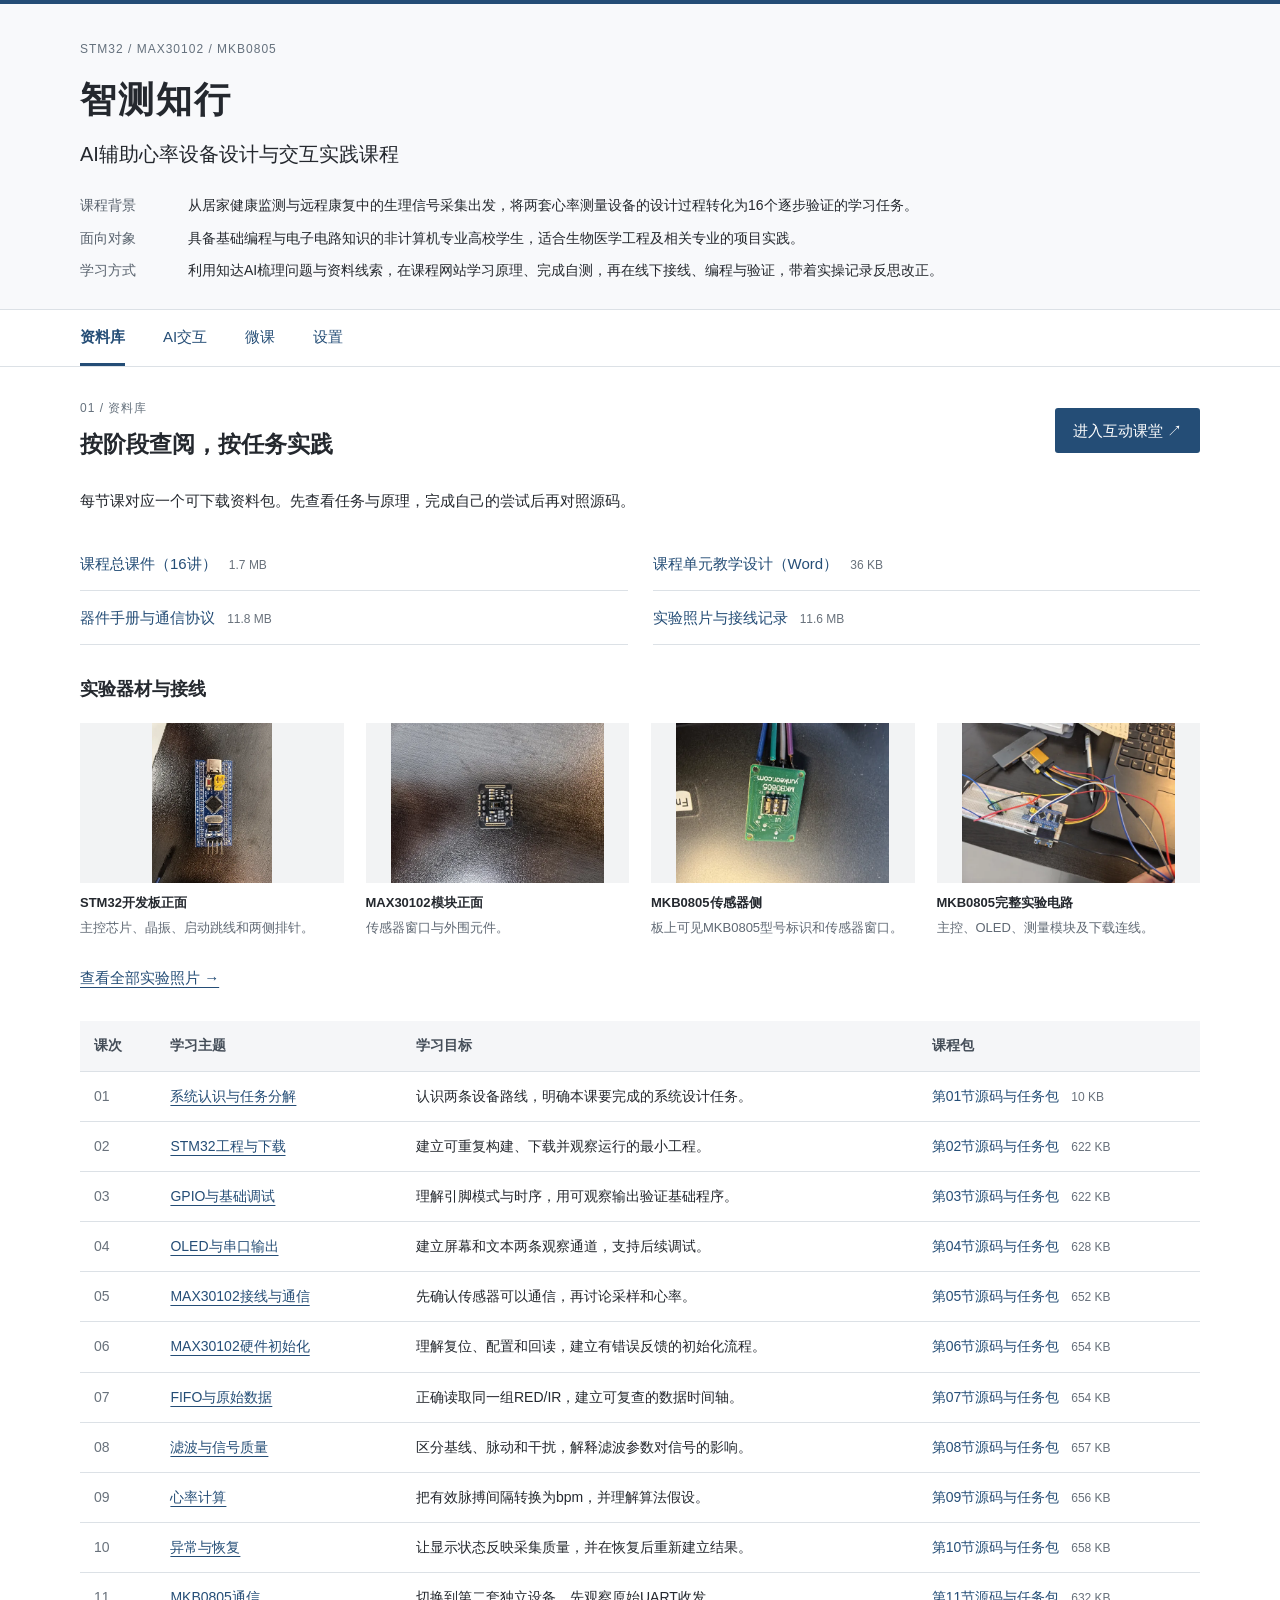
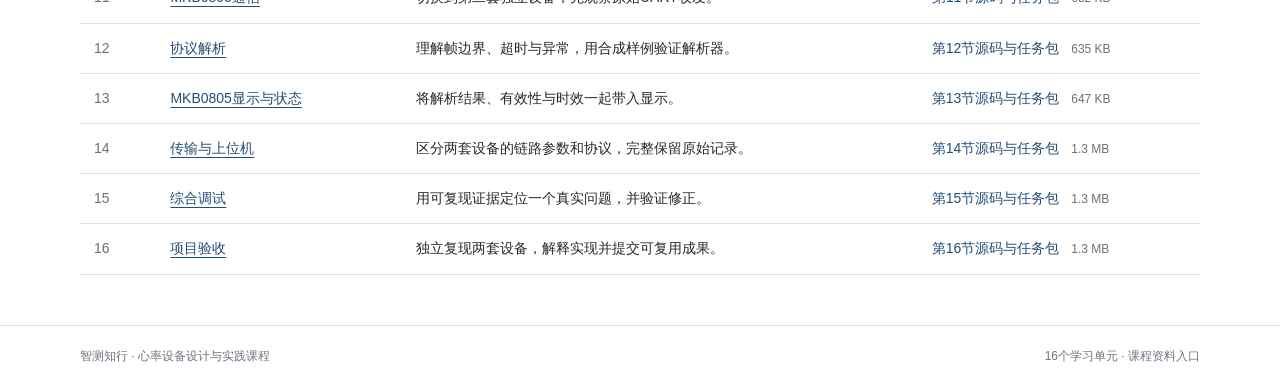
<file: index.html>
<!doctype html>
<html lang="zh-CN"><head><meta charset="utf-8"><meta name="viewport" content="width=device-width,initial-scale=1"><meta name="description" content="以MAX30102与MKB0805两套心率设备为主线，连接原理学习、AI辅助与实操的16单元课程。"><title>智测知行 · 心率设备设计与实践课程</title><link rel="stylesheet" href="./style.css"><script src="./config.js" defer></script><script src="./app.js" defer></script></head><body>
<a class="skip" href="#main">跳到正文</a><header><div class="container"><p class="eyebrow">STM32 / MAX30102 / MKB0805</p><h1>智测知行</h1><p class="subtitle">AI辅助心率设备设计与交互实践课程</p><dl class="intro"><dt>课程背景</dt><dd>从居家健康监测与远程康复中的生理信号采集出发，将两套心率测量设备的设计过程转化为16个逐步验证的学习任务。</dd><dt>面向对象</dt><dd>具备基础编程与电子电路知识的非计算机专业高校学生，适合生物医学工程及相关专业的项目实践。</dd><dt>学习方式</dt><dd>利用知达AI梳理问题与资料线索，在课程网站学习原理、完成自测，再在线下接线、编程与验证，带着实操记录反思改正。</dd></dl></div></header>
<nav aria-label="课程导航"><div class="container nav-inner"><a href="#library" data-nav="library">资料库</a><a href="#ai" data-nav="ai">AI交互</a><a href="#microcourse" data-nav="microcourse">微课</a><a href="#settings" data-nav="settings">设置</a></div></nav>
<main id="main" class="container" tabindex="-1"><section class="page" id="library"><div class="section-heading"><div><p class="eyebrow">01 / 资料库</p><h2>按阶段查阅，按任务实践</h2></div><p class="cloud-slot"></p></div><p>每节课对应一个可下载资料包。先查看任务与原理，完成自己的尝试后再对照源码。</p><div class="resource-grid"><a class="download" href="materials/%E5%BF%83%E7%8E%87%E8%AE%BE%E5%A4%87%E8%AE%BE%E8%AE%A1%E4%B8%8E%E5%AE%9E%E8%B7%B5_%E8%AF%BE%E7%A8%8B%E6%80%BB%E8%AF%BE%E4%BB%B6.pptx" download>课程总课件（16讲） <small>1.7 MB</small></a><a class="download" href="materials/%E5%BF%83%E7%8E%87%E8%AE%BE%E5%A4%87%E8%AE%BE%E8%AE%A1%E4%B8%8E%E5%AE%9E%E8%B7%B5_%E5%8D%95%E5%85%83%E6%95%99%E5%AD%A6%E8%AE%BE%E8%AE%A1.docx" download>课程单元教学设计（Word） <small>36 KB</small></a><a class="download" href="materials/%E5%99%A8%E4%BB%B6%E6%89%8B%E5%86%8C%E4%B8%8E%E9%80%9A%E4%BF%A1%E5%8D%8F%E8%AE%AE.zip" download>器件手册与通信协议 <small>11.8 MB</small></a><a class="download" href="materials/%E5%AE%9E%E9%AA%8C%E7%85%A7%E7%89%87%E4%B8%8E%E6%8E%A5%E7%BA%BF%E8%AE%B0%E5%BD%95.zip" download>实验照片与接线记录 <small>11.6 MB</small></a></div><section class="photo-overview"><h3>实验器材与接线</h3><div class="photo-grid"><figure class="experiment-photo"><a href="photos/photo-10.webp" target="_blank" rel="noopener" aria-label="查看大图：STM32开发板正面"><img src="photos/photo-10-thumb.webp" width="1200" height="1600" alt="STM32开发板正面" loading="lazy" decoding="async"></a><figcaption><strong>STM32开发板正面</strong><span>主控芯片、晶振、启动跳线和两侧排针。</span></figcaption></figure><figure class="experiment-photo"><a href="photos/photo-01.webp" target="_blank" rel="noopener" aria-label="查看大图：MAX30102模块正面"><img src="photos/photo-01-thumb.webp" width="1600" height="1200" alt="MAX30102模块正面" loading="lazy" decoding="async"></a><figcaption><strong>MAX30102模块正面</strong><span>传感器窗口与外围元件。</span></figcaption></figure><figure class="experiment-photo"><a href="photos/photo-34.webp" target="_blank" rel="noopener" aria-label="查看大图：MKB0805传感器侧"><img src="photos/photo-34-thumb.webp" width="1600" height="1200" alt="MKB0805传感器侧" loading="lazy" decoding="async"></a><figcaption><strong>MKB0805传感器侧</strong><span>板上可见MKB0805型号标识和传感器窗口。</span></figcaption></figure><figure class="experiment-photo"><a href="photos/photo-36.webp" target="_blank" rel="noopener" aria-label="查看大图：MKB0805完整实验电路"><img src="photos/photo-36-thumb.webp" width="1600" height="1200" alt="MKB0805完整实验电路" loading="lazy" decoding="async"></a><figcaption><strong>MKB0805完整实验电路</strong><span>主控、OLED、测量模块及下载连线。</span></figcaption></figure></div><p><a href="#photo-gallery">查看全部实验照片 →</a></p></section><div class="table-wrap"><table class="lesson-table"><thead><tr><th>课次</th><th>学习主题</th><th>学习目标</th><th>课程包</th></tr></thead><tbody><tr><td>01</td><td><a href="#unit-1">系统认识与任务分解</a></td><td>认识两条设备路线，明确本课要完成的系统设计任务。</td><td><a class="download" href="materials/01_%E7%B3%BB%E7%BB%9F%E8%AE%A4%E8%AF%86%E4%B8%8E%E4%BB%BB%E5%8A%A1%E5%88%86%E8%A7%A3.zip" download>第01节源码与任务包 <small>10 KB</small></a></td></tr>
<tr><td>02</td><td><a href="#unit-2">STM32工程与下载</a></td><td>建立可重复构建、下载并观察运行的最小工程。</td><td><a class="download" href="materials/02_STM32%E5%B7%A5%E7%A8%8B%E4%B8%8E%E4%B8%8B%E8%BD%BD.zip" download>第02节源码与任务包 <small>622 KB</small></a></td></tr>
<tr><td>03</td><td><a href="#unit-3">GPIO与基础调试</a></td><td>理解引脚模式与时序，用可观察输出验证基础程序。</td><td><a class="download" href="materials/03_GPIO%E4%B8%8E%E5%9F%BA%E7%A1%80%E8%B0%83%E8%AF%95.zip" download>第03节源码与任务包 <small>622 KB</small></a></td></tr>
<tr><td>04</td><td><a href="#unit-4">OLED与串口输出</a></td><td>建立屏幕和文本两条观察通道，支持后续调试。</td><td><a class="download" href="materials/04_OLED%E4%B8%8E%E4%B8%B2%E5%8F%A3%E8%BE%93%E5%87%BA.zip" download>第04节源码与任务包 <small>628 KB</small></a></td></tr>
<tr><td>05</td><td><a href="#unit-5">MAX30102接线与通信</a></td><td>先确认传感器可以通信，再讨论采样和心率。</td><td><a class="download" href="materials/05_MAX30102%E6%8E%A5%E7%BA%BF%E4%B8%8E%E9%80%9A%E4%BF%A1.zip" download>第05节源码与任务包 <small>652 KB</small></a></td></tr>
<tr><td>06</td><td><a href="#unit-6">MAX30102硬件初始化</a></td><td>理解复位、配置和回读，建立有错误反馈的初始化流程。</td><td><a class="download" href="materials/06_MAX30102%E7%A1%AC%E4%BB%B6%E5%88%9D%E5%A7%8B%E5%8C%96.zip" download>第06节源码与任务包 <small>654 KB</small></a></td></tr>
<tr><td>07</td><td><a href="#unit-7">FIFO与原始数据</a></td><td>正确读取同一组RED/IR，建立可复查的数据时间轴。</td><td><a class="download" href="materials/07_FIFO%E4%B8%8E%E5%8E%9F%E5%A7%8B%E6%95%B0%E6%8D%AE.zip" download>第07节源码与任务包 <small>654 KB</small></a></td></tr>
<tr><td>08</td><td><a href="#unit-8">滤波与信号质量</a></td><td>区分基线、脉动和干扰，解释滤波参数对信号的影响。</td><td><a class="download" href="materials/08_%E6%BB%A4%E6%B3%A2%E4%B8%8E%E4%BF%A1%E5%8F%B7%E8%B4%A8%E9%87%8F.zip" download>第08节源码与任务包 <small>657 KB</small></a></td></tr>
<tr><td>09</td><td><a href="#unit-9">心率计算</a></td><td>把有效脉搏间隔转换为bpm，并理解算法假设。</td><td><a class="download" href="materials/09_%E5%BF%83%E7%8E%87%E8%AE%A1%E7%AE%97.zip" download>第09节源码与任务包 <small>656 KB</small></a></td></tr>
<tr><td>10</td><td><a href="#unit-10">异常与恢复</a></td><td>让显示状态反映采集质量，并在恢复后重新建立结果。</td><td><a class="download" href="materials/10_%E5%BC%82%E5%B8%B8%E4%B8%8E%E6%81%A2%E5%A4%8D.zip" download>第10节源码与任务包 <small>658 KB</small></a></td></tr>
<tr><td>11</td><td><a href="#unit-11">MKB0805通信</a></td><td>切换到第二套独立设备，先观察原始UART收发。</td><td><a class="download" href="materials/11_MKB0805%E9%80%9A%E4%BF%A1.zip" download>第11节源码与任务包 <small>632 KB</small></a></td></tr>
<tr><td>12</td><td><a href="#unit-12">协议解析</a></td><td>理解帧边界、超时与异常，用合成样例验证解析器。</td><td><a class="download" href="materials/12_%E5%8D%8F%E8%AE%AE%E8%A7%A3%E6%9E%90.zip" download>第12节源码与任务包 <small>635 KB</small></a></td></tr>
<tr><td>13</td><td><a href="#unit-13">MKB0805显示与状态</a></td><td>将解析结果、有效性与时效一起带入显示。</td><td><a class="download" href="materials/13_MKB0805%E6%98%BE%E7%A4%BA%E4%B8%8E%E7%8A%B6%E6%80%81.zip" download>第13节源码与任务包 <small>647 KB</small></a></td></tr>
<tr><td>14</td><td><a href="#unit-14">传输与上位机</a></td><td>区分两套设备的链路参数和协议，完整保留原始记录。</td><td><a class="download" href="materials/14_%E4%BC%A0%E8%BE%93%E4%B8%8E%E4%B8%8A%E4%BD%8D%E6%9C%BA.zip" download>第14节源码与任务包 <small>1.3 MB</small></a></td></tr>
<tr><td>15</td><td><a href="#unit-15">综合调试</a></td><td>用可复现证据定位一个真实问题，并验证修正。</td><td><a class="download" href="materials/15_%E7%BB%BC%E5%90%88%E8%B0%83%E8%AF%95.zip" download>第15节源码与任务包 <small>1.3 MB</small></a></td></tr>
<tr><td>16</td><td><a href="#unit-16">项目验收</a></td><td>独立复现两套设备，解释实现并提交可复用成果。</td><td><a class="download" href="materials/16_%E9%A1%B9%E7%9B%AE%E9%AA%8C%E6%94%B6.zip" download>第16节源码与任务包 <small>1.3 MB</small></a></td></tr></tbody></table></div></section>
<section class="page" id="ai" hidden><p class="eyebrow">02 / AI交互</p><h2>带着具体问题来讨论</h2><div class="two-columns"><section class="panel"><h3>知达AI助教</h3><p>用于概念理解、资料查找线索和任务拆分。提问时说明课次、器件型号、已完成步骤和希望获得的提示。</p><a class="button" href="https://zida.school/?appId=75" target="_blank" rel="noopener noreferrer">打开知达AI助教 ↗</a><p class="muted">在知达平台使用，可能需要登录；对话不会自动回传到课程站。</p></section><section class="panel"><h3>纠错伙伴</h3><p>结合课程知识库，先定位问题、说明依据，再引导学生修改与复测。云端模型由课程服务器统一调用。</p><p class="cloud-slot"></p><p class="muted">模型配置与可用状态在互动课堂中显示，学生无需填写API密钥。</p></section></div><h3>一个提问示例</h3><blockquote>我在第5节，使用本课规定的STM32板和MAX30102模块。已经核对供电与共地，读取器件ID仍失败。请先帮我确定应该检查哪些现象，不要直接给完整工程。</blockquote></section>
<section class="page" id="microcourse" hidden><p class="eyebrow">03 / 微课</p><h2>理论学习、动手验证、反思改正</h2><p>每个单元包括学习任务、原理要点、理解自测、活动安排与验收要求。学习不按固定时长推进，以完成阶段任务为准。</p><ol class="unit-list"><li><a href="#unit-1"><span>第01节</span><strong>系统认识与任务分解</strong><small>认识两条设备路线，明确本课要完成的系统设计任务。</small></a></li><li><a href="#unit-2"><span>第02节</span><strong>STM32工程与下载</strong><small>建立可重复构建、下载并观察运行的最小工程。</small></a></li><li><a href="#unit-3"><span>第03节</span><strong>GPIO与基础调试</strong><small>理解引脚模式与时序，用可观察输出验证基础程序。</small></a></li><li><a href="#unit-4"><span>第04节</span><strong>OLED与串口输出</strong><small>建立屏幕和文本两条观察通道，支持后续调试。</small></a></li><li><a href="#unit-5"><span>第05节</span><strong>MAX30102接线与通信</strong><small>先确认传感器可以通信，再讨论采样和心率。</small></a></li><li><a href="#unit-6"><span>第06节</span><strong>MAX30102硬件初始化</strong><small>理解复位、配置和回读，建立有错误反馈的初始化流程。</small></a></li><li><a href="#unit-7"><span>第07节</span><strong>FIFO与原始数据</strong><small>正确读取同一组RED/IR，建立可复查的数据时间轴。</small></a></li><li><a href="#unit-8"><span>第08节</span><strong>滤波与信号质量</strong><small>区分基线、脉动和干扰，解释滤波参数对信号的影响。</small></a></li><li><a href="#unit-9"><span>第09节</span><strong>心率计算</strong><small>把有效脉搏间隔转换为bpm，并理解算法假设。</small></a></li><li><a href="#unit-10"><span>第10节</span><strong>异常与恢复</strong><small>让显示状态反映采集质量，并在恢复后重新建立结果。</small></a></li><li><a href="#unit-11"><span>第11节</span><strong>MKB0805通信</strong><small>切换到第二套独立设备，先观察原始UART收发。</small></a></li><li><a href="#unit-12"><span>第12节</span><strong>协议解析</strong><small>理解帧边界、超时与异常，用合成样例验证解析器。</small></a></li><li><a href="#unit-13"><span>第13节</span><strong>MKB0805显示与状态</strong><small>将解析结果、有效性与时效一起带入显示。</small></a></li><li><a href="#unit-14"><span>第14节</span><strong>传输与上位机</strong><small>区分两套设备的链路参数和协议，完整保留原始记录。</small></a></li><li><a href="#unit-15"><span>第15节</span><strong>综合调试</strong><small>用可复现证据定位一个真实问题，并验证修正。</small></a></li><li><a href="#unit-16"><span>第16节</span><strong>项目验收</strong><small>独立复现两套设备，解释实现并提交可复用成果。</small></a></li></ol></section>
<section class="page" id="settings" hidden><p class="eyebrow">04 / 设置</p><h2>使用说明</h2><dl class="unit-info"><dt>当前入口</dt><dd>GitHub Pages课程资料页。资料下载、单元阅读和理解自测可直接使用。</dd><dt>账号与作品</dt><dd>进入互动课堂后使用课程账号，提交作品并查看教师反馈。此资料页不收集登录密码、不上传作品，也不保存成绩。</dd><dt>电脑离线版</dt><dd>保留原有桌面“课程网站（离线版）”入口；该电脑中的学习记录与线上站分别保存。</dd><dt>资料与反馈</dt><dd>如遇无法下载、接线条件不明或课件勘误，请记录课次、文件名和现象，联系授课教师核对。</dd></dl><p class="cloud-slot"></p><p class="muted">页面中的原理摘要与资料索引供学习使用，器件配置以对应型号和版本的原厂资料为准。</p></section>
<section class="page" id="photo-gallery" hidden><a class="back" href="#library">← 返回资料库</a><h2>实验器材与接线实拍</h2><p>按器材和实验阶段查阅，点击照片可查看大图。接线时同时核对课程引脚表和模块版本。</p><details class="photo-group" open><summary>器材认识</summary><div class="photo-grid"><figure class="experiment-photo"><a href="photos/photo-01.webp" target="_blank" rel="noopener" aria-label="查看大图：MAX30102模块正面"><img src="photos/photo-01-thumb.webp" width="1600" height="1200" alt="MAX30102模块正面" loading="lazy" decoding="async"></a><figcaption><strong>MAX30102模块正面</strong><span>传感器窗口与外围元件。</span></figcaption></figure><figure class="experiment-photo"><a href="photos/photo-02.webp" target="_blank" rel="noopener" aria-label="查看大图：MAX30102模块背面"><img src="photos/photo-02-thumb.webp" width="1600" height="1200" alt="MAX30102模块背面" loading="lazy" decoding="async"></a><figcaption><strong>MAX30102模块背面</strong><span>背面可见供电、数据和时钟等引脚标识。</span></figcaption></figure><figure class="experiment-photo"><a href="photos/photo-03.webp" target="_blank" rel="noopener" aria-label="查看大图：蓝牙串口模块正面"><img src="photos/photo-03-thumb.webp" width="1600" height="1200" alt="蓝牙串口模块正面" loading="lazy" decoding="async"></a><figcaption><strong>蓝牙串口模块正面</strong><span>蓝色底板上的无线模块与接口排针。</span></figcaption></figure><figure class="experiment-photo"><a href="photos/photo-04.webp" target="_blank" rel="noopener" aria-label="查看大图：蓝牙串口模块接口"><img src="photos/photo-04-thumb.webp" width="1600" height="1200" alt="蓝牙串口模块接口" loading="lazy" decoding="async"></a><figcaption><strong>蓝牙串口模块接口</strong><span>底板标有STATE、RXD、TXD、GND、VCC、EN。</span></figcaption></figure><figure class="experiment-photo"><a href="photos/photo-05.webp" target="_blank" rel="noopener" aria-label="查看大图：OLED显示模块正面"><img src="photos/photo-05-thumb.webp" width="1600" height="1200" alt="OLED显示模块正面" loading="lazy" decoding="async"></a><figcaption><strong>OLED显示模块正面</strong><span>屏幕上方为四针连接接口。</span></figcaption></figure><figure class="experiment-photo"><a href="photos/photo-06.webp" target="_blank" rel="noopener" aria-label="查看大图：OLED显示模块背面"><img src="photos/photo-06-thumb.webp" width="1600" height="1200" alt="OLED显示模块背面" loading="lazy" decoding="async"></a><figcaption><strong>OLED显示模块背面</strong><span>显示模块背面的电路与焊接引脚。</span></figcaption></figure><figure class="experiment-photo"><a href="photos/photo-07.webp" target="_blank" rel="noopener" aria-label="查看大图：USB串口模块接口"><img src="photos/photo-07-thumb.webp" width="1600" height="1200" alt="USB串口模块接口" loading="lazy" decoding="async"></a><figcaption><strong>USB串口模块接口</strong><span>接口旁标有供电、TXD、RXD和GND。</span></figcaption></figure><figure class="experiment-photo"><a href="photos/photo-08.webp" target="_blank" rel="noopener" aria-label="查看大图：USB串口模块背面"><img src="photos/photo-08-thumb.webp" width="1600" height="1200" alt="USB串口模块背面" loading="lazy" decoding="async"></a><figcaption><strong>USB串口模块背面</strong><span>USB插头、转换电路与连接排针。</span></figcaption></figure><figure class="experiment-photo"><a href="photos/photo-10.webp" target="_blank" rel="noopener" aria-label="查看大图：STM32开发板正面"><img src="photos/photo-10-thumb.webp" width="1200" height="1600" alt="STM32开发板正面" loading="lazy" decoding="async"></a><figcaption><strong>STM32开发板正面</strong><span>主控芯片、晶振、启动跳线和两侧排针。</span></figcaption></figure><figure class="experiment-photo"><a href="photos/photo-11.webp" target="_blank" rel="noopener" aria-label="查看大图：STM32开发板背面"><img src="photos/photo-11-thumb.webp" width="1600" height="1200" alt="STM32开发板背面" loading="lazy" decoding="async"></a><figcaption><strong>STM32开发板背面</strong><span>查看背面引脚编号时，需要与实物方向保持一致。</span></figcaption></figure></div></details><details class="photo-group" open><summary>STM32与基础接线</summary><div class="photo-grid"><figure class="experiment-photo"><a href="photos/photo-09.webp" target="_blank" rel="noopener" aria-label="查看大图：ST-LINK下载器连接"><img src="photos/photo-09-thumb.webp" width="1600" height="1200" alt="ST-LINK下载器连接" loading="lazy" decoding="async"></a><figcaption><strong>ST-LINK下载器连接</strong><span>下载器及其与实验电路连接的导线。</span></figcaption></figure><figure class="experiment-photo"><a href="photos/photo-12.webp" target="_blank" rel="noopener" aria-label="查看大图：面包板实验布局"><img src="photos/photo-12-thumb.webp" width="1200" height="1600" alt="面包板实验布局" loading="lazy" decoding="async"></a><figcaption><strong>面包板实验布局</strong><span>STM32与导线在面包板上的整体位置。</span></figcaption></figure><figure class="experiment-photo"><a href="photos/photo-13.webp" target="_blank" rel="noopener" aria-label="查看大图：STM32在面包板上的位置"><img src="photos/photo-13-thumb.webp" width="1200" height="1600" alt="STM32在面包板上的位置" loading="lazy" decoding="async"></a><figcaption><strong>STM32在面包板上的位置</strong><span>主控板两侧排针及附近接线。</span></figcaption></figure><figure class="experiment-photo"><a href="photos/photo-14.webp" target="_blank" rel="noopener" aria-label="查看大图：STM32与OLED布局"><img src="photos/photo-14-thumb.webp" width="1200" height="1600" alt="STM32与OLED布局" loading="lazy" decoding="async"></a><figcaption><strong>STM32与OLED布局</strong><span>显示屏放置在主控板侧边，便于观察。</span></figcaption></figure><figure class="experiment-photo"><a href="photos/photo-18.webp" target="_blank" rel="noopener" aria-label="查看大图：USB串口模块连接"><img src="photos/photo-18-thumb.webp" width="1200" height="1600" alt="USB串口模块连接" loading="lazy" decoding="async"></a><figcaption><strong>USB串口模块连接</strong><span>串口转换模块通过排针引出连接线。</span></figcaption></figure><figure class="experiment-photo"><a href="photos/photo-19.webp" target="_blank" rel="noopener" aria-label="查看大图：USB串口与主控板"><img src="photos/photo-19-thumb.webp" width="1200" height="1600" alt="USB串口与主控板" loading="lazy" decoding="async"></a><figcaption><strong>USB串口与主控板</strong><span>转换模块、STM32和OLED同处实验电路中。</span></figcaption></figure><figure class="experiment-photo"><a href="photos/photo-20.webp" target="_blank" rel="noopener" aria-label="查看大图：ST-LINK下载器接口"><img src="photos/photo-20-thumb.webp" width="1200" height="1600" alt="ST-LINK下载器接口" loading="lazy" decoding="async"></a><figcaption><strong>ST-LINK下载器接口</strong><span>下载器外壳标识与接线端。</span></figcaption></figure><figure class="experiment-photo"><a href="photos/photo-21.webp" target="_blank" rel="noopener" aria-label="查看大图：下载器与实验板连接"><img src="photos/photo-21-thumb.webp" width="1200" height="1600" alt="下载器与实验板连接" loading="lazy" decoding="async"></a><figcaption><strong>下载器与实验板连接</strong><span>下载器一端接入主控板的调试接口。</span></figcaption></figure><figure class="experiment-photo"><a href="photos/photo-22.webp" target="_blank" rel="noopener" aria-label="查看大图：下载调试接线近景"><img src="photos/photo-22-thumb.webp" width="1200" height="1600" alt="下载调试接线近景" loading="lazy" decoding="async"></a><figcaption><strong>下载调试接线近景</strong><span>查看主控板与下载器之间的连线。</span></figcaption></figure></div></details><details class="photo-group" open><summary>MAX30102接线与显示</summary><div class="photo-grid"><figure class="experiment-photo"><a href="photos/photo-15.webp" target="_blank" rel="noopener" aria-label="查看大图：MAX30102模块连接"><img src="photos/photo-15-thumb.webp" width="1600" height="1200" alt="MAX30102模块连接" loading="lazy" decoding="async"></a><figcaption><strong>MAX30102模块连接</strong><span>模块排针与杜邦线连接处。</span></figcaption></figure><figure class="experiment-photo"><a href="photos/photo-16.webp" target="_blank" rel="noopener" aria-label="查看大图：MAX30102实验电路"><img src="photos/photo-16-thumb.webp" width="1600" height="1200" alt="MAX30102实验电路" loading="lazy" decoding="async"></a><figcaption><strong>MAX30102实验电路</strong><span>主控板、OLED和面包板的接线布局。</span></figcaption></figure><figure class="experiment-photo"><a href="photos/photo-17.webp" target="_blank" rel="noopener" aria-label="查看大图：MAX30102模块与实验板"><img src="photos/photo-17-thumb.webp" width="1600" height="1200" alt="MAX30102模块与实验板" loading="lazy" decoding="async"></a><figcaption><strong>MAX30102模块与实验板</strong><span>传感器通过导线连接至面包板电路。</span></figcaption></figure><figure class="experiment-photo"><a href="photos/photo-25.webp" target="_blank" rel="noopener" aria-label="查看大图：MAX30102等待放置手指"><img src="photos/photo-25-thumb.webp" width="490" height="373" alt="MAX30102等待放置手指" loading="lazy" decoding="async"></a><figcaption><strong>MAX30102等待放置手指</strong><span>屏幕显示READ OK和PLACE FINGER，心率暂未输出。</span></figcaption></figure><figure class="experiment-photo"><a href="photos/photo-26.webp" target="_blank" rel="noopener" aria-label="查看大图：信号状态提示"><img src="photos/photo-26-thumb.webp" width="431" height="388" alt="信号状态提示" loading="lazy" decoding="async"></a><figcaption><strong>信号状态提示</strong><span>屏幕显示WAIT MOTION与STABILIZING，用于讨论状态判断。</span></figcaption></figure><figure class="experiment-photo"><a href="photos/photo-27.webp" target="_blank" rel="noopener" aria-label="查看大图：MAX30102检测界面"><img src="photos/photo-27-thumb.webp" width="460" height="400" alt="MAX30102检测界面" loading="lazy" decoding="async"></a><figcaption><strong>MAX30102检测界面</strong><span>屏幕显示原始通道数据和DETECTING，心率字段仍为空。</span></figcaption></figure><figure class="experiment-photo"><a href="photos/photo-28.webp" target="_blank" rel="noopener" aria-label="查看大图：MAX30102心率显示"><img src="photos/photo-28-thumb.webp" width="445" height="426" alt="MAX30102心率显示" loading="lazy" decoding="async"></a><figcaption><strong>MAX30102心率显示</strong><span>屏幕显示HR:069 BPM，可结合原始数据讨论结果更新。</span></figcaption></figure><figure class="experiment-photo"><a href="photos/photo-29.webp" target="_blank" rel="noopener" aria-label="查看大图：信号稳定过程提示"><img src="photos/photo-29-thumb.webp" width="565" height="460" alt="信号稳定过程提示" loading="lazy" decoding="async"></a><figcaption><strong>信号稳定过程提示</strong><span>屏幕显示WAIT FINGER与STABILIZING。</span></figcaption></figure></div></details><details class="photo-group" open><summary>传输模块与连接</summary><div class="photo-grid"><figure class="experiment-photo"><a href="photos/photo-23.webp" target="_blank" rel="noopener" aria-label="查看大图：蓝牙模块背面引脚"><img src="photos/photo-23-thumb.webp" width="1600" height="1200" alt="蓝牙模块背面引脚" loading="lazy" decoding="async"></a><figcaption><strong>蓝牙模块背面引脚</strong><span>供电、串口收发和控制引脚的标识。</span></figcaption></figure><figure class="experiment-photo"><a href="photos/photo-24.webp" target="_blank" rel="noopener" aria-label="查看大图：蓝牙模块接入实验电路"><img src="photos/photo-24-thumb.webp" width="1600" height="1200" alt="蓝牙模块接入实验电路" loading="lazy" decoding="async"></a><figcaption><strong>蓝牙模块接入实验电路</strong><span>无线模块与主控、显示电路的连接布局。</span></figcaption></figure><figure class="experiment-photo"><a href="photos/photo-30.webp" target="_blank" rel="noopener" aria-label="查看大图：另一块蓝牙串口模块正面"><img src="photos/photo-30-thumb.webp" width="1600" height="1200" alt="另一块蓝牙串口模块正面" loading="lazy" decoding="async"></a><figcaption><strong>另一块蓝牙串口模块正面</strong><span>绿色底板上的无线模块与接口排针。</span></figcaption></figure><figure class="experiment-photo"><a href="photos/photo-31.webp" target="_blank" rel="noopener" aria-label="查看大图：绿色蓝牙模块背面"><img src="photos/photo-31-thumb.webp" width="1600" height="1200" alt="绿色蓝牙模块背面" loading="lazy" decoding="async"></a><figcaption><strong>绿色蓝牙模块背面</strong><span>背面标有STATE、RXD、TXD、GND、VCC、KEY。</span></figcaption></figure></div></details><details class="photo-group" open><summary>MKB0805接线与显示</summary><div class="photo-grid"><figure class="experiment-photo"><a href="photos/photo-32.webp" target="_blank" rel="noopener" aria-label="查看大图：MKB0805实验布局"><img src="photos/photo-32-thumb.webp" width="1600" height="1200" alt="MKB0805实验布局" loading="lazy" decoding="async"></a><figcaption><strong>MKB0805实验布局</strong><span>主控、显示屏与外设连线的整体位置。</span></figcaption></figure><figure class="experiment-photo"><a href="photos/photo-33.webp" target="_blank" rel="noopener" aria-label="查看大图：MKB0805接口侧"><img src="photos/photo-33-thumb.webp" width="1600" height="1200" alt="MKB0805接口侧" loading="lazy" decoding="async"></a><figcaption><strong>MKB0805接口侧</strong><span>接口附近可辨认电源与串口收发标识。</span></figcaption></figure><figure class="experiment-photo"><a href="photos/photo-34.webp" target="_blank" rel="noopener" aria-label="查看大图：MKB0805传感器侧"><img src="photos/photo-34-thumb.webp" width="1600" height="1200" alt="MKB0805传感器侧" loading="lazy" decoding="async"></a><figcaption><strong>MKB0805传感器侧</strong><span>板上可见MKB0805型号标识和传感器窗口。</span></figcaption></figure><figure class="experiment-photo"><a href="photos/photo-35.webp" target="_blank" rel="noopener" aria-label="查看大图：MKB0805连接线近景"><img src="photos/photo-35-thumb.webp" width="1600" height="1200" alt="MKB0805连接线近景" loading="lazy" decoding="async"></a><figcaption><strong>MKB0805连接线近景</strong><span>模块与主控之间的杜邦线及连接端。</span></figcaption></figure><figure class="experiment-photo"><a href="photos/photo-36.webp" target="_blank" rel="noopener" aria-label="查看大图：MKB0805完整实验电路"><img src="photos/photo-36-thumb.webp" width="1600" height="1200" alt="MKB0805完整实验电路" loading="lazy" decoding="async"></a><figcaption><strong>MKB0805完整实验电路</strong><span>主控、OLED、测量模块及下载连线。</span></figcaption></figure><figure class="experiment-photo"><a href="photos/photo-37.webp" target="_blank" rel="noopener" aria-label="查看大图：MKB0805启动界面"><img src="photos/photo-37-thumb.webp" width="1600" height="1200" alt="MKB0805启动界面" loading="lazy" decoding="async"></a><figcaption><strong>MKB0805启动界面</strong><span>屏幕显示MKB0805 START。</span></figcaption></figure><figure class="experiment-photo"><a href="photos/photo-38.webp" target="_blank" rel="noopener" aria-label="查看大图：数值越界提示"><img src="photos/photo-38-thumb.webp" width="1600" height="1200" alt="数值越界提示" loading="lazy" decoding="async"></a><figcaption><strong>数值越界提示</strong><span>屏幕显示RAW:255/255与BP RANGE ERROR，心率和血压字段为空。</span></figcaption></figure><figure class="experiment-photo"><a href="photos/photo-39.webp" target="_blank" rel="noopener" aria-label="查看大图：数据未就绪提示"><img src="photos/photo-39-thumb.webp" width="1600" height="1200" alt="数据未就绪提示" loading="lazy" decoding="async"></a><figcaption><strong>数据未就绪提示</strong><span>屏幕显示RAW:000/000与BP NOT READY。</span></figcaption></figure><figure class="experiment-photo"><a href="photos/photo-40.webp" target="_blank" rel="noopener" aria-label="查看大图：MKB0805数据输出界面"><img src="photos/photo-40-thumb.webp" width="1600" height="724" alt="MKB0805数据输出界面" loading="lazy" decoding="async"></a><figcaption><strong>MKB0805数据输出界面</strong><span>模块真实采集后显示HR:071 BPM；同屏还显示模块输出的血压字段。</span></figcaption></figure><figure class="experiment-photo"><a href="photos/photo-41.webp" target="_blank" rel="noopener" aria-label="查看大图：MKB0805心率与状态显示"><img src="photos/photo-41-thumb.webp" width="1600" height="724" alt="MKB0805心率与状态显示" loading="lazy" decoding="async"></a><figcaption><strong>MKB0805心率与状态显示</strong><span>模块真实采集后显示HR:071 BPM，屏幕同时标有BP ESTIMATE。</span></figcaption></figure></div></details></section>
<article id="unit-1" class="page" hidden><a class="back" href="#microcourse">← 全部课程单元</a><p class="eyebrow">第01节 · 理论学习—实际操作—反思改正</p><h2>系统认识与任务分解</h2><p>认识两条设备路线，明确本课要完成的系统设计任务。</p><dl class="unit-info"><dt>先备条件</dt><dd>无，完成器材与基础自评。</dd><dt>对应课件</dt><dd>第 5—13 页</dd><dt>本节任务</dt><dd>填写系统框图模板，标出采集、处理、显示、传输；区分模块内部算法与学生程序。</dd></dl><h2 class="section-title">一、原理学习</h2><section class="theory"><h3>两套设备的分工</h3><p>MAX30102：采集红光和红外数据。STM32侧进行信号处理与心率计算，观察从样本到结果的过程。</p><p>MKB0805：模块内部完成测量处理。STM32侧负责请求、解析、显示与传输，重点理解接口与状态。</p><p>共同部分：使用STM32组织程序，用OLED显示，用串口记录。两套设备各用一块主控板。</p></section><section class="theory"><h3>主控芯片与任务分工</h3><p>芯片负责组织流程</p><p>主控执行程序，连接传感器、显示和串口。<br><br>芯片的运算能力不会自动生成正确的测量算法。<br><br>先明确输入、输出及可观察状态，再拆分软件模块。</p><p class="source">参考：参考课件《STM32入门教程.pptx》，第7页</p></section><section class="theory"><h3>资源怎样对应课程任务</h3><div class="table-wrap"><table><tr><th>片内资源</th><th>本课程用途</th></tr><tr><td>Flash</td><td>保存固件及只读常量</td></tr><tr><td>SRAM</td><td>保存样本、接收缓存和运行状态</td></tr><tr><td>GPIO</td><td>控制LED、软件总线和外设引脚</td></tr><tr><td>USART</td><td>接收模块数据并保存调试日志</td></tr><tr><td>SysTick</td><td>提供毫秒时间基准</td></tr></table></div><p class="source">参考：参考课件《STM32入门教程.pptx》，第7—10页；课程工程</p></section><section class="theory"><h3>把需求写成可观察的行为</h3><p>需求包含触发条件和预期变化</p><p>例：移开手指后，当前心率失效，屏幕显示---。<br><br>例：收到完整模块回复后，保存原始帧，再更新对应字段。<br><br>每项需求都要能找到触发动作、程序状态和验证记录。</p><p class="source">参考：课程源码与教学算例</p></section><section class="theory"><h3>数据流与责任边界</h3><div class="table-wrap"><table><tr><th>环节</th><th>MAX30102路线</th><th>MKB0805路线</th></tr><tr><td>输入</td><td>配对的RED/IR样本</td><td>模块返回的协议字节</td></tr><tr><td>学生程序</td><td>采集、滤波、心率检测</td><td>请求、解析、有效性管理</td></tr><tr><td>输出</td><td>心率与测量状态</td><td>心率与模块状态</td></tr><tr><td>本版范围</td><td>完成两套独立设备</td><td>数据拟合作为后续拓展</td></tr></table></div></section><section class="theory"><h3>阶段成果与学习证据</h3><p>每一阶段都留下可以复查的结果</p><p>功能目标：本阶段增加什么，完成后能看到什么。<br><br>验证证据：源码、日志、接线和运行结果相互对应。<br><br>解释能力：说清数据从哪里来，结果在什么条件下有效。</p></section><h2 class="section-title">二、理解自测</h2><p class="muted">先作答，再核对解释。此页不保存成绩。</p><form class="quiz"><fieldset><legend>1. 哪部分主要由学生实现？</legend><label class="choice"><input type="radio" name="q-0" value="A" required> A MAX路线的采集与处理</label><label class="choice"><input type="radio" name="q-0" value="B" required> B MKB内部算法</label><label class="choice"><input type="radio" name="q-0" value="C" required> C 芯片制造</label><p class="answer" hidden data-correct="A">MAX路线在STM32侧组织采集与信号处理；MKB模块内部的算法不是本课由学生重写的部分。</p></fieldset><fieldset><legend>2. 两设备怎样配置主控？</legend><label class="choice"><input type="radio" name="q-1" value="A" required> A 共用任意一组引脚</label><label class="choice"><input type="radio" name="q-1" value="B" required> B 各用独立STM32</label><label class="choice"><input type="radio" name="q-1" value="C" required> C 不需要主控</label><p class="answer" hidden data-correct="B">本课程的两条设备路线各使用独立的STM32，分别核对接线与程序。</p></fieldset><fieldset><legend>3. 屏幕出现数值说明什么？</legend><label class="choice"><input type="radio" name="q-2" value="A" required> A 已证明准确</label><label class="choice"><input type="radio" name="q-2" value="B" required> B 已完成临床验证</label><label class="choice"><input type="radio" name="q-2" value="C" required> C 还需核对来源和状态</label><p class="answer" hidden data-correct="C">出现数字只能说明有输出，还需检查来源、有效性、时效和验证条件。</p></fieldset><button class="button" type="submit">核对答案</button><p class="quiz-result" role="status"></p></form><h2 class="section-title">三、进入实际操作阶段</h2><p>教师展示两套设备及各自数据流，学生辨认模块和接口，绘制两套系统框图，再与同伴交换检查。</p><section class="lesson-photos"><h3>本课实物与接线</h3><div class="photo-grid"><figure class="experiment-photo"><a href="photos/photo-01.webp" target="_blank" rel="noopener" aria-label="查看大图：MAX30102模块正面"><img src="photos/photo-01-thumb.webp" width="1600" height="1200" alt="MAX30102模块正面" loading="lazy" decoding="async"></a><figcaption><strong>MAX30102模块正面</strong><span>传感器窗口与外围元件。</span></figcaption></figure><figure class="experiment-photo"><a href="photos/photo-10.webp" target="_blank" rel="noopener" aria-label="查看大图：STM32开发板正面"><img src="photos/photo-10-thumb.webp" width="1200" height="1600" alt="STM32开发板正面" loading="lazy" decoding="async"></a><figcaption><strong>STM32开发板正面</strong><span>主控芯片、晶振、启动跳线和两侧排针。</span></figcaption></figure><figure class="experiment-photo"><a href="photos/photo-16.webp" target="_blank" rel="noopener" aria-label="查看大图：MAX30102实验电路"><img src="photos/photo-16-thumb.webp" width="1600" height="1200" alt="MAX30102实验电路" loading="lazy" decoding="async"></a><figcaption><strong>MAX30102实验电路</strong><span>主控板、OLED和面包板的接线布局。</span></figcaption></figure><figure class="experiment-photo"><a href="photos/photo-34.webp" target="_blank" rel="noopener" aria-label="查看大图：MKB0805传感器侧"><img src="photos/photo-34-thumb.webp" width="1600" height="1200" alt="MKB0805传感器侧" loading="lazy" decoding="async"></a><figcaption><strong>MKB0805传感器侧</strong><span>板上可见MKB0805型号标识和传感器窗口。</span></figcaption></figure><figure class="experiment-photo"><a href="photos/photo-36.webp" target="_blank" rel="noopener" aria-label="查看大图：MKB0805完整实验电路"><img src="photos/photo-36-thumb.webp" width="1600" height="1200" alt="MKB0805完整实验电路" loading="lazy" decoding="async"></a><figcaption><strong>MKB0805完整实验电路</strong><span>主控、OLED、测量模块及下载连线。</span></figcaption></figure></div></section><dl class="unit-info"><dt>应保存成果</dt><dd>两套系统框图、器材及先备知识表。</dd><dt>验收要求</dt><dd>两条链路均有输入输出；能说明两设备拟合不在本版范围。</dd><dt>正常情况</dt><dd>两套框图均包含输入、处理、显示、传输和数据方向</dd><dt>边界检查</dt><dd>指出MAX算法在STM32侧、MKB算法在模块侧；不把拟合写成已完成</dd></dl><a class="download" href="materials/01_%E7%B3%BB%E7%BB%9F%E8%AE%A4%E8%AF%86%E4%B8%8E%E4%BB%BB%E5%8A%A1%E5%88%86%E8%A7%A3.zip" download>第01节源码与任务包 <small>10 KB</small></a><h2 class="section-title">四、反思改正</h2><p>记录遇到的问题、AI建议、核对来源、本人修改和复测结果，再对照本节资料包检查。需要提交作品或获得教师反馈时，进入互动课堂。</p><p class="cloud-slot"></p><div class="unit-navigation"><span></span><a href="#unit-2">下一节 →</a></div></article>
<article id="unit-2" class="page" hidden><a class="back" href="#microcourse">← 全部课程单元</a><p class="eyebrow">第02节 · 理论学习—实际操作—反思改正</p><h2>STM32工程与下载</h2><p>建立可重复构建、下载并观察运行的最小工程。</p><dl class="unit-info"><dt>先备条件</dt><dd>已完成第1阶段对应任务；第14阶段起同时使用两条路线。</dd><dt>对应课件</dt><dd>第 14—22 页</dd><dt>本节任务</dt><dd>打开最小工程，核对STM32F103C8、8MHz外部晶振、72MHz目标时钟；设置断点观察course_uptime。</dd></dl><h2 class="section-title">一、原理学习</h2><section class="theory"><h3>工程的三个基础部分</h3><p>启动与系统：启动文件建立向量表并进入运行入口。系统代码配置时钟，应用程序才能按预期执行。</p><p>应用程序：main组织初始化和主循环。本课用course_uptime观察程序运行，不急着接传感器。</p><p>外设库：标准外设库提供GPIO、串口等接口。头文件声明与参与编译的实现文件必须配套。</p></section><section class="theory"><h3>CPU、存储器与外设总线</h3><p>沿数据通路读框图</p><p>CPU执行Flash中的程序，运行变量存放在SRAM。<br><br>RCC管理时钟；外设经总线连接到主控。<br><br>这是系列结构示意，图中DMA2、DAC等资源不能直接套用于C8型号。</p><p class="source">参考：参考课件《STM32入门教程.pptx》，第10页；具体资源按STM32F103C8核对</p></section><section class="theory"><h3>从复位到主循环</h3><div class="table-wrap"><table><tr><th>阶段</th><th>发生什么</th></tr><tr><td>复位入口</td><td>从向量表取得初始入口与栈信息</td></tr><tr><td>系统初始化</td><td>配置芯片运行所需的基础环境</td></tr><tr><td>C运行环境</td><td>初始化全局数据，准备调用main</td></tr><tr><td>main初始化</td><td>按依赖顺序启动本课外设</td></tr><tr><td>while循环</td><td>持续服务采集、状态与显示</td></tr></table></div><p class="source">参考：参考课件《STM32入门教程.pptx》，第17页；课程启动文件</p></section><section class="theory"><h3>Flash和RAM的区别</h3><p>代码大小与运行缓存分别检查</p><p>Flash主要承载程序及只读数据，RAM承载运行变量和栈。<br><br>教学算例：500个32位样本占500×4=2000字节，不含数组之外的开销。<br><br>同样长度的RED和IR两组数组占4000字节。编译通过后仍需看链接占用。</p><p class="source">参考：课程源码与教学算例</p></section><section class="theory"><h3>构建与运行的四种证据</h3><div class="table-wrap"><table><tr><th>步骤</th><th>说明</th><th>本课证据</th></tr><tr><td>编译</td><td>源文件生成目标文件</td><td>编译日志与错误位置</td></tr><tr><td>链接</td><td>组合模块并分配存储</td><td>链接成功与输出文件</td></tr><tr><td>下载</td><td>把固件写入目标芯片</td><td>下载及校验结果</td></tr><tr><td>运行</td><td>芯片实际执行程序</td><td>变量随时间变化</td></tr></table></div></section><section class="theory"><h3>时钟与目标配置</h3><p>参数要与实际芯片和工程一致</p><p>课程基线：STM32F103C8，8MHz外部晶振，系统目标72MHz。<br><br>工具基线：ARM Compiler 5，C99与MicroLIB；打开Course.uvprojx。<br><br>先核对型号与环境，再定位错误；不要用随意更换启动文件来掩盖配置问题。</p></section><h2 class="section-title">二、理解自测</h2><p class="muted">先作答，再核对解释。此页不保存成绩。</p><form class="quiz"><fieldset><legend>1. 找不到函数实现通常在哪一步发现？</legend><label class="choice"><input type="radio" name="q-0" value="A" required> A 拍照</label><label class="choice"><input type="radio" name="q-0" value="B" required> B 链接</label><label class="choice"><input type="radio" name="q-0" value="C" required> C 接线</label><p class="answer" hidden data-correct="B">源文件可编译，但调用的函数缺少实现时，通常会在链接阶段报告未定义符号。</p></fieldset><fieldset><legend>2. 编译成功是否证明下载成功？</legend><label class="choice"><input type="radio" name="q-1" value="A" required> A 是</label><label class="choice"><input type="radio" name="q-1" value="B" required> B 否</label><label class="choice"><input type="radio" name="q-1" value="C" required> C 仅看代码颜色</label><p class="answer" hidden data-correct="B">编译、链接、下载和实际运行是不同环节，需要分别保留证据。</p></fieldset><fieldset><legend>3. 观察什么可以支持程序正在运行？</legend><label class="choice"><input type="radio" name="q-2" value="A" required> A 文件存在</label><label class="choice"><input type="radio" name="q-2" value="B" required> B 编辑器打开</label><label class="choice"><input type="radio" name="q-2" value="C" required> C 运行变量持续变化</label><p class="answer" hidden data-correct="C">观察运行变量随程序执行变化，可以支持程序正在运行的判断；还应对应正确固件。</p></fieldset><button class="button" type="submit">核对答案</button><p class="quiz-result" role="status"></p></form><h2 class="section-title">三、进入实际操作阶段</h2><p>教师先演示输入、预期现象和记录方法，指出工程入口与本次增量；学生确认起始功能，再完成本节任务。</p><section class="lesson-photos"><h3>本课实物与接线</h3><div class="photo-grid"><figure class="experiment-photo"><a href="photos/photo-09.webp" target="_blank" rel="noopener" aria-label="查看大图：ST-LINK下载器连接"><img src="photos/photo-09-thumb.webp" width="1600" height="1200" alt="ST-LINK下载器连接" loading="lazy" decoding="async"></a><figcaption><strong>ST-LINK下载器连接</strong><span>下载器及其与实验电路连接的导线。</span></figcaption></figure><figure class="experiment-photo"><a href="photos/photo-10.webp" target="_blank" rel="noopener" aria-label="查看大图：STM32开发板正面"><img src="photos/photo-10-thumb.webp" width="1200" height="1600" alt="STM32开发板正面" loading="lazy" decoding="async"></a><figcaption><strong>STM32开发板正面</strong><span>主控芯片、晶振、启动跳线和两侧排针。</span></figcaption></figure><figure class="experiment-photo"><a href="photos/photo-20.webp" target="_blank" rel="noopener" aria-label="查看大图：ST-LINK下载器接口"><img src="photos/photo-20-thumb.webp" width="1200" height="1600" alt="ST-LINK下载器接口" loading="lazy" decoding="async"></a><figcaption><strong>ST-LINK下载器接口</strong><span>下载器外壳标识与接线端。</span></figcaption></figure><figure class="experiment-photo"><a href="photos/photo-22.webp" target="_blank" rel="noopener" aria-label="查看大图：下载调试接线近景"><img src="photos/photo-22-thumb.webp" width="1200" height="1600" alt="下载调试接线近景" loading="lazy" decoding="async"></a><figcaption><strong>下载调试接线近景</strong><span>查看主控板与下载器之间的连线。</span></figcaption></figure></div></section><dl class="unit-info"><dt>应保存成果</dt><dd>完整工程、构建日志、下载和调试记录。</dd><dt>验收要求</dt><dd>能区分编译、链接、下载、运行；course_uptime随运行增加。</dd><dt>正常情况</dt><dd>最小工程完成编译、链接、下载并观察运行变量</dd><dt>边界检查</dt><dd>保存一次构建问题的原因与修复记录；无实物时下载和运行项目待核验</dd></dl><a class="download" href="materials/02_STM32%E5%B7%A5%E7%A8%8B%E4%B8%8E%E4%B8%8B%E8%BD%BD.zip" download>第02节源码与任务包 <small>622 KB</small></a><h2 class="section-title">四、反思改正</h2><p>记录遇到的问题、AI建议、核对来源、本人修改和复测结果，再对照本节资料包检查。需要提交作品或获得教师反馈时，进入互动课堂。</p><p class="cloud-slot"></p><div class="unit-navigation"><a href="#unit-1">← 上一节</a><a href="#unit-3">下一节 →</a></div></article>
<article id="unit-3" class="page" hidden><a class="back" href="#microcourse">← 全部课程单元</a><p class="eyebrow">第03节 · 理论学习—实际操作—反思改正</p><h2>GPIO与基础调试</h2><p>理解引脚模式与时序，用可观察输出验证基础程序。</p><dl class="unit-info"><dt>先备条件</dt><dd>已完成第2阶段对应任务；第14阶段起同时使用两条路线。</dd><dt>对应课件</dt><dd>第 23—31 页</dd><dt>本节任务</dt><dd>在起始工程增加PC13输出；按500ms切换，保留主循环计时。</dd></dl><h2 class="section-title">一、原理学习</h2><section class="theory"><h3>引脚输出的条件</h3><p>外设时钟：先使能对应GPIO端口时钟，再进行引脚配置。代码里出现GPIO_Init并不代表所有前置条件已经具备。</p><p>输出模式：本课PC13采用开漏输出。拉低时导通，释放时由外部电路确定电位。理解模式比记住函数名更重要。</p><p>外部电路：3.3V经1kΩ电阻连接LED正极，LED负极接PC13。该接法低电平点亮；板载LED另核对。</p></section><section class="theory"><h3>GPIO输入与输出通路</h3><p>写出的值与读到的电平</p><p>写输出寄存器控制输出驱动器。<br><br>输入寄存器反映引脚采样结果。<br><br>配置、外部连接和引脚电压共同决定实际行为。</p><p class="source">参考：参考课件《STM32入门教程.pptx》，第20页，原图带ST图号13</p></section><section class="theory"><h3>推挽与开漏输出</h3><p>输出高电平的方式不同</p><p>推挽由上下管主动驱动。<br><br>开漏拉低时导通，释放后依赖外部上拉或负载。<br><br>本课LED低电平点亮，I²C高电平由正确电压的上拉建立。</p><p class="source">参考：参考课件《STM32入门教程.pptx》，第24页，原图带ST图号16</p></section><section class="theory"><h3>位操作与引脚掩码</h3><div class="table-wrap"><table><tr><th>表达式</th><th>含义或教学算例</th></tr><tr><td>1U &lt;&lt; 13</td><td>选择第13位，得到0x2000</td></tr><tr><td>value &amp; mask</td><td>检查被掩码选中的位</td></tr><tr><td>value | mask</td><td>把指定位置1</td></tr><tr><td>value &amp; ~mask</td><td>把指定位清零</td></tr><tr><td>GPIO库函数</td><td>先确认端口与引脚参数，再看函数行为</td></tr></table></div><p class="source">参考：参考课件《STM32入门教程.pptx》，第18—25页；C语言位运算</p></section><section class="theory"><h3>周期与时间基准</h3><p>500毫秒翻转一次，完整周期约1秒</p><p>Tick_Now提供毫秒计数，主循环通过时间差决定是否翻转。<br><br>翻转间隔与完整亮灭周期不同：一次周期包含亮、灭两个阶段。<br><br>使用无符号时间差处理计数回绕，避免直接比较未来绝对时刻。</p></section><section class="theory"><h3>引脚分配与后续课程</h3><p>基础实验也要遵守系统的引脚安排</p><p>PA2将用于USART2，PB10/PB11将用于MAX总线或另一设备的蓝牙。<br><br>本课使用PC13，避免把旧LED初始化带到后续通信工程。<br><br>验证时同时记录电路极性与软件输出，不能只凭LED不亮认定程序没有运行。</p></section><h2 class="section-title">二、理解自测</h2><p class="muted">先作答，再核对解释。此页不保存成绩。</p><form class="quiz"><fieldset><legend>1. 本课LED什么时候亮？</legend><label class="choice"><input type="radio" name="q-0" value="A" required> A PC13拉低</label><label class="choice"><input type="radio" name="q-0" value="B" required> B PC13释放</label><label class="choice"><input type="radio" name="q-0" value="C" required> C 与极性无关</label><p class="answer" hidden data-correct="A">本课PC13的LED接线为低电平有效，输出低电平时导通。</p></fieldset><fieldset><legend>2. 每500ms翻转一次的周期是多少？</legend><label class="choice"><input type="radio" name="q-1" value="A" required> A 0.5s</label><label class="choice"><input type="radio" name="q-1" value="B" required> B 1s</label><label class="choice"><input type="radio" name="q-1" value="C" required> C 2s</label><p class="answer" hidden data-correct="B">一次高低翻转用500ms，完成亮灭两个状态的一轮需要约1s。</p></fieldset><fieldset><legend>3. 为什么检查旧LED初始化？</legend><label class="choice"><input type="radio" name="q-2" value="A" required> A 改变颜色</label><label class="choice"><input type="radio" name="q-2" value="B" required> B 减少文件数</label><label class="choice"><input type="radio" name="q-2" value="C" required> C 可能占用通信引脚</label><p class="answer" hidden data-correct="C">旧初始化若占用了后续通信引脚，可能破坏新功能，因此先核对引脚分配。</p></fieldset><button class="button" type="submit">核对答案</button><p class="quiz-result" role="status"></p></form><h2 class="section-title">三、进入实际操作阶段</h2><p>教师先演示输入、预期现象和记录方法，指出工程入口与本次增量；学生确认起始功能，再完成本节任务。</p><section class="lesson-photos"><h3>本课实物与接线</h3><div class="photo-grid"><figure class="experiment-photo"><a href="photos/photo-11.webp" target="_blank" rel="noopener" aria-label="查看大图：STM32开发板背面"><img src="photos/photo-11-thumb.webp" width="1600" height="1200" alt="STM32开发板背面" loading="lazy" decoding="async"></a><figcaption><strong>STM32开发板背面</strong><span>查看背面引脚编号时，需要与实物方向保持一致。</span></figcaption></figure><figure class="experiment-photo"><a href="photos/photo-13.webp" target="_blank" rel="noopener" aria-label="查看大图：STM32在面包板上的位置"><img src="photos/photo-13-thumb.webp" width="1200" height="1600" alt="STM32在面包板上的位置" loading="lazy" decoding="async"></a><figcaption><strong>STM32在面包板上的位置</strong><span>主控板两侧排针及附近接线。</span></figcaption></figure></div></section><dl class="unit-info"><dt>应保存成果</dt><dd>GPIO代码、引脚表、LED或逻辑分析记录。</dd><dt>验收要求</dt><dd>周期约1s；不占用PA2、PB10/PB11；解释低电平有效。</dd><dt>正常情况</dt><dd>PC13按本课低有效接线实现LED周期变化</dd><dt>边界检查</dt><dd>解释500ms翻转对应约1s周期；检查后续通信引脚未被占用</dd></dl><a class="download" href="materials/03_GPIO%E4%B8%8E%E5%9F%BA%E7%A1%80%E8%B0%83%E8%AF%95.zip" download>第03节源码与任务包 <small>622 KB</small></a><h2 class="section-title">四、反思改正</h2><p>记录遇到的问题、AI建议、核对来源、本人修改和复测结果，再对照本节资料包检查。需要提交作品或获得教师反馈时，进入互动课堂。</p><p class="cloud-slot"></p><div class="unit-navigation"><a href="#unit-2">← 上一节</a><a href="#unit-4">下一节 →</a></div></article>
<article id="unit-4" class="page" hidden><a class="back" href="#microcourse">← 全部课程单元</a><p class="eyebrow">第04节 · 理论学习—实际操作—反思改正</p><h2>OLED与串口输出</h2><p>建立屏幕和文本两条观察通道，支持后续调试。</p><dl class="unit-info"><dt>先备条件</dt><dd>已完成第3阶段对应任务；第14阶段起同时使用两条路线。</dd><dt>对应课件</dt><dd>第 32—40 页</dd><dt>本节任务</dt><dd>增加OLED_Init、Serial_Init；显示固定文字并每秒输出HELLO与毫秒数。</dd></dl><h2 class="section-title">一、原理学习</h2><section class="theory"><h3>本版显示与串口接线</h3><div class="table-wrap"><table><tr><th>对象</th><th>信号或引脚</th><th>本版连接</th></tr><tr><td>OLED</td><td>SCL/SCK、SDA</td><td>PB8、PB9</td></tr><tr><td>OLED</td><td>VDD、GND</td><td>固定3.3V、GND</td></tr><tr><td>USB转串口</td><td>RXD、TXD</td><td>PA9、PA10</td></tr><tr><td>USB转串口</td><td>逻辑与参数</td><td>3.3V TTL，115200 8N1</td></tr></table></div></section><section class="theory"><h3>8N1串口帧的组成</h3><p>一个字节占用10个位时间</p><p>8N1表示8数据位、无校验、1停止位，另有1起始位。<br><br>异步串口双方约定速率，不接图中的同步时钟线。<br><br>UART通常低位先发送；字节数和线路位数需要区分。</p><p class="source">参考：参考课件《STM32入门教程.pptx》，第117页；图中时钟线属同步场景，本课为异步UART</p></section><section class="theory"><h3>输出速率的数量级</h3><div class="table-wrap"><table><tr><th>教学算例</th><th>估算结果</th></tr><tr><td>115200波特、8N1</td><td>理论上限约11520字节/秒</td></tr><tr><td>每行40字节、100行/秒</td><td>约4000字节/秒，未计其他开销</td></tr><tr><td>9600波特、8N1</td><td>理论上限约960字节/秒</td></tr><tr><td>9600链路传4000字节/秒</td><td>超出线路容量，需降频或缩短内容</td></tr></table></div><p class="source">参考：参考课件《STM32入门教程.pptx》，第112—121页；按8N1计算的理论值</p></section><section class="theory"><h3>屏幕刷新与数据采集</h3><p>采集频率、记录频率、显示频率可以不同</p><p>传感器可持续采样，屏幕只需定期展示当前状态。<br><br>降低显示刷新率可以减少通信开销，但不能顺便丢掉算法所需样本。<br><br>串口日志应保留足够细节，使屏幕结果能够追溯到输入。</p><p class="source">参考：课程源码与教学算例</p></section><section class="theory"><h3>两种观察通道</h3><p>OLED观察状态：显示READY、计数或错误状态，帮助学生在电脑以外确认设备行为。显示驱动要匹配实际屏幕型号。</p><p>串口保留细节：串口输出HELLO与毫秒数，记录时间和变化。文本可保存，适合比较修改前后。</p><p>版本必须匹配：本版OLED固定供电；旧PB6/PB7供电代码不再使用。供电接法和驱动初始化要成套。</p></section><section class="theory"><h3>乱码与没有输出</h3><p>先判断现象，再选择检查顺序</p><p>有字符但乱码：先核对波特率、8N1及文本接收方式。<br><br>完全没有字符：检查端口、占用、TX/RX交叉、共地和程序运行。<br><br>OLED空白另查供电与显示驱动；不要把两条观察通道的问题混为一个。</p></section><h2 class="section-title">二、理解自测</h2><p class="muted">先作答，再核对解释。此页不保存成绩。</p><form class="quiz"><fieldset><legend>1. STM32 PA9应接USB串口哪端？</legend><label class="choice"><input type="radio" name="q-0" value="A" required> A TXD</label><label class="choice"><input type="radio" name="q-0" value="B" required> B RXD</label><label class="choice"><input type="radio" name="q-0" value="C" required> C VCC</label><p class="answer" hidden data-correct="B">发送端TX应连接接收端RX；PA9作为发送端时应接USB串口RXD，并共地。</p></fieldset><fieldset><legend>2. 本版OLED怎样供电？</legend><label class="choice"><input type="radio" name="q-1" value="A" required> A PB6/PB7</label><label class="choice"><input type="radio" name="q-1" value="B" required> B 任意GPIO</label><label class="choice"><input type="radio" name="q-1" value="C" required> C 固定3.3V/GND</label><p class="answer" hidden data-correct="C">本课程OLED使用固定3.3V与GND供电，不能将通信或普通GPIO当作电源。</p></fieldset><fieldset><legend>3. 串口乱码首先检查什么？</legend><label class="choice"><input type="radio" name="q-2" value="A" required> A 通信参数</label><label class="choice"><input type="radio" name="q-2" value="B" required> B 图片尺寸</label><label class="choice"><input type="radio" name="q-2" value="C" required> C 工程名称</label><p class="answer" hidden data-correct="A">乱码常与波特率、数据位、停止位或编码不匹配有关，先核对两端通信参数。</p></fieldset><button class="button" type="submit">核对答案</button><p class="quiz-result" role="status"></p></form><h2 class="section-title">三、进入实际操作阶段</h2><p>教师先演示输入、预期现象和记录方法，指出工程入口与本次增量；学生确认起始功能，再完成本节任务。</p><section class="lesson-photos"><h3>本课实物与接线</h3><div class="photo-grid"><figure class="experiment-photo"><a href="photos/photo-05.webp" target="_blank" rel="noopener" aria-label="查看大图：OLED显示模块正面"><img src="photos/photo-05-thumb.webp" width="1600" height="1200" alt="OLED显示模块正面" loading="lazy" decoding="async"></a><figcaption><strong>OLED显示模块正面</strong><span>屏幕上方为四针连接接口。</span></figcaption></figure><figure class="experiment-photo"><a href="photos/photo-06.webp" target="_blank" rel="noopener" aria-label="查看大图：OLED显示模块背面"><img src="photos/photo-06-thumb.webp" width="1600" height="1200" alt="OLED显示模块背面" loading="lazy" decoding="async"></a><figcaption><strong>OLED显示模块背面</strong><span>显示模块背面的电路与焊接引脚。</span></figcaption></figure><figure class="experiment-photo"><a href="photos/photo-14.webp" target="_blank" rel="noopener" aria-label="查看大图：STM32与OLED布局"><img src="photos/photo-14-thumb.webp" width="1200" height="1600" alt="STM32与OLED布局" loading="lazy" decoding="async"></a><figcaption><strong>STM32与OLED布局</strong><span>显示屏放置在主控板侧边，便于观察。</span></figcaption></figure></div></section><dl class="unit-info"><dt>应保存成果</dt><dd>接线照片、OLED照片、串口文本、完整工程。</dd><dt>验收要求</dt><dd>115200 8N1文本可读，OLED不使用PB6/PB7供电。</dd><dt>正常情况</dt><dd>OLED显示状态，USB串口输出文字及时间</dd><dt>边界检查</dt><dd>能区分乱码与无输出，并按各自证据排查</dd></dl><a class="download" href="materials/04_OLED%E4%B8%8E%E4%B8%B2%E5%8F%A3%E8%BE%93%E5%87%BA.zip" download>第04节源码与任务包 <small>628 KB</small></a><h2 class="section-title">四、反思改正</h2><p>记录遇到的问题、AI建议、核对来源、本人修改和复测结果，再对照本节资料包检查。需要提交作品或获得教师反馈时，进入互动课堂。</p><p class="cloud-slot"></p><div class="unit-navigation"><a href="#unit-3">← 上一节</a><a href="#unit-5">下一节 →</a></div></article>
<article id="unit-5" class="page" hidden><a class="back" href="#microcourse">← 全部课程单元</a><p class="eyebrow">第05节 · 理论学习—实际操作—反思改正</p><h2>MAX30102接线与通信</h2><p>先确认传感器可以通信，再讨论采样和心率。</p><dl class="unit-info"><dt>先备条件</dt><dd>已完成第4阶段对应任务；第14阶段起同时使用两条路线。</dd><dt>对应课件</dt><dd>第 41—49 页</dd><dt>本节任务</dt><dd>增加总线初始化和0xFF读取；先验证通信，不开始采样。</dd></dl><h2 class="section-title">一、原理学习</h2><section class="theory"><h3>模块与芯片的区别</h3><p>器件规格：芯片电源和LED电源有各自要求。裸芯片参数不能直接当作任意开发模块VIN的输入要求。</p><p>模块电路：开发模块可能带稳压或电平转换。同名模块也可能采用不同电路，先确认版本与资料。</p><p>实际接线：本课程SCL=PB10、SDA=PB11、GND共地。VIN和总线上拉电压核实后再连接。</p></section><section class="theory"><h3>一次指定寄存器读取</h3><p>读之前先指定寄存器地址</p><p>先发送设备写地址和寄存器地址。<br><br>重复起始后切换为读方向，再接收数据。<br><br>最后一个字节的应答和停止条件要符合接口约定。</p><p class="source">参考：Analog Devices / Maxim MAX30102，Rev 1，第30页图10</p></section><section class="theory"><h3>地址换算教学例子</h3><div class="table-wrap"><table><tr><th>表示</th><th>二进制或结果</th></tr><tr><td>7位地址0x57</td><td>1010111</td></tr><tr><td>左移1位</td><td>10101110，即0xAE</td></tr><tr><td>最低位为0</td><td>写方向地址字节0xAE</td></tr><tr><td>最低位为1</td><td>读方向地址字节0xAF</td></tr><tr><td>调用接口前</td><td>确认函数是否自行完成左移</td></tr></table></div><p class="source">参考：Analog Devices / Maxim MAX30102，Rev 1，10/2018；https://www.analog.com/media/en/technical-documentation/data-sheets/max30102.pdf，第28—30页；地址表示换算</p></section><section class="theory"><h3>ACK失败的位置有意义</h3><p>定位设备地址、寄存器或数据阶段</p><p>设备地址未应答：检查供电、共地、地址和总线接线。<br><br>指定寄存器阶段失败：核对事务顺序及底层时序。<br><br>日志应保留失败位置；清楚的状态比一个不明原因的默认值更有用。</p><p class="source">参考：课程源码与教学算例</p></section><section class="theory"><h3>I2C通信与地址表示</h3><p>7位地址与总线上发送的地址字节不同</p><p>当前驱动采用写地址字节0xAE和读地址字节0xAF，对应7位地址0x57。<br><br>使用其他I2C接口时，先确认它要求7位地址还是完整地址字节。<br><br>ACK用于检查对方应答；错误状态应指出失败环节，而不是静默返回默认数据。</p></section><section class="theory"><h3>PART_ID通信检查</h3><p>读取0xFF寄存器，核对器件身份</p><p>官方寄存器表中，MAX30102的PART_ID位于0xFF，预期值为0x15。<br><br>同时检查函数返回状态和读取值：默认变量恰好相等不等于通信成功。<br><br>读到ID说明这次通信有依据，不等于初始化、采样或测量准确性已经通过。</p></section><h2 class="section-title">二、理解自测</h2><p class="muted">先作答，再核对解释。此页不保存成绩。</p><form class="quiz"><fieldset><legend>1. 0x57与0xAE的关系是什么？</legend><label class="choice"><input type="radio" name="q-0" value="A" required> A 不同器件</label><label class="choice"><input type="radio" name="q-0" value="B" required> B 不同地址表示</label><label class="choice"><input type="radio" name="q-0" value="C" required> C 无关常数</label><p class="answer" hidden data-correct="B">0x57是7位地址表示，0xAE是左移一位并带写方向位后的地址字节，应核对驱动接口采用哪种形式。</p></fieldset><fieldset><legend>2. 读取ID应该同时检查什么？</legend><label class="choice"><input type="radio" name="q-1" value="A" required> A 返回状态和值</label><label class="choice"><input type="radio" name="q-1" value="B" required> B 文件大小</label><label class="choice"><input type="radio" name="q-1" value="C" required> C 屏幕亮度</label><p class="answer" hidden data-correct="A">返回状态用于判断读取是否成功，ID值用于核对器件；不能只看一个默认返回值。</p></fieldset><fieldset><legend>3. 模块VIN如何确定？</legend><label class="choice"><input type="radio" name="q-2" value="A" required> A 看颜色</label><label class="choice"><input type="radio" name="q-2" value="B" required> B 固定接5V</label><label class="choice"><input type="radio" name="q-2" value="C" required> C 核对对应模块资料</label><p class="answer" hidden data-correct="C">不同转接模块的电源设计可能不同，应核对实际模块资料与丝印，而非直接套用固定电压。</p></fieldset><button class="button" type="submit">核对答案</button><p class="quiz-result" role="status"></p></form><h2 class="section-title">三、进入实际操作阶段</h2><p>教师先演示输入、预期现象和记录方法，指出工程入口与本次增量；学生确认起始功能，再完成本节任务。</p><section class="lesson-photos"><h3>本课实物与接线</h3><div class="photo-grid"><figure class="experiment-photo"><a href="photos/photo-01.webp" target="_blank" rel="noopener" aria-label="查看大图：MAX30102模块正面"><img src="photos/photo-01-thumb.webp" width="1600" height="1200" alt="MAX30102模块正面" loading="lazy" decoding="async"></a><figcaption><strong>MAX30102模块正面</strong><span>传感器窗口与外围元件。</span></figcaption></figure><figure class="experiment-photo"><a href="photos/photo-02.webp" target="_blank" rel="noopener" aria-label="查看大图：MAX30102模块背面"><img src="photos/photo-02-thumb.webp" width="1600" height="1200" alt="MAX30102模块背面" loading="lazy" decoding="async"></a><figcaption><strong>MAX30102模块背面</strong><span>背面可见供电、数据和时钟等引脚标识。</span></figcaption></figure><figure class="experiment-photo"><a href="photos/photo-15.webp" target="_blank" rel="noopener" aria-label="查看大图：MAX30102模块连接"><img src="photos/photo-15-thumb.webp" width="1600" height="1200" alt="MAX30102模块连接" loading="lazy" decoding="async"></a><figcaption><strong>MAX30102模块连接</strong><span>模块排针与杜邦线连接处。</span></figcaption></figure><figure class="experiment-photo"><a href="photos/photo-17.webp" target="_blank" rel="noopener" aria-label="查看大图：MAX30102模块与实验板"><img src="photos/photo-17-thumb.webp" width="1600" height="1200" alt="MAX30102模块与实验板" loading="lazy" decoding="async"></a><figcaption><strong>MAX30102模块与实验板</strong><span>传感器通过导线连接至面包板电路。</span></figcaption></figure></div></section><dl class="unit-info"><dt>应保存成果</dt><dd>接线表、ID/状态日志、驱动调用代码。</dd><dt>验收要求</dt><dd>原厂MAX30102预期PART_ID=0x15；错误有状态码，不能用默认值掩盖。</dd><dt>正常情况</dt><dd>记录I²C返回状态与PART_ID读取值</dd><dt>边界检查</dt><dd>正常器件期望0x15；失败能指出具体阶段，未用默认值掩盖</dd></dl><a class="download" href="materials/05_MAX30102%E6%8E%A5%E7%BA%BF%E4%B8%8E%E9%80%9A%E4%BF%A1.zip" download>第05节源码与任务包 <small>652 KB</small></a><h2 class="section-title">四、反思改正</h2><p>记录遇到的问题、AI建议、核对来源、本人修改和复测结果，再对照本节资料包检查。需要提交作品或获得教师反馈时，进入互动课堂。</p><p class="cloud-slot"></p><div class="unit-navigation"><a href="#unit-4">← 上一节</a><a href="#unit-6">下一节 →</a></div></article>
<article id="unit-6" class="page" hidden><a class="back" href="#microcourse">← 全部课程单元</a><p class="eyebrow">第06节 · 理论学习—实际操作—反思改正</p><h2>MAX30102硬件初始化</h2><p>理解复位、配置和回读，建立有错误反馈的初始化流程。</p><dl class="unit-info"><dt>先备条件</dt><dd>已完成第5阶段对应任务；第14阶段起同时使用两条路线。</dd><dt>对应课件</dt><dd>第 50—58 页</dd><dt>本节任务</dt><dd>实现复位等待超时、配置启动及寄存器回读；对照手册逐项解释。</dd></dl><h2 class="section-title">一、原理学习</h2><section class="theory"><h3>初始化的三个步骤</h3><p>复位与等待：发出复位后等待复位位清除，并设置超时。没有超时的等待可能让整个程序停住。</p><p>写入配置：依序处理FIFO、采样参数、LED电流与工作模式。启动采样放在配置完成之后。</p><p>回读核对：读取关键可读寄存器并与期望比较。写入没有报错，不保证最终配置一定符合预期。</p></section><section class="theory"><h3>MAX30102内部功能框图</h3><p>器件输出光学采样数据</p><p>LED发光，光电接收器检测返回的光。<br><br>模拟前端和ADC完成转换，数字部分组织数据。<br><br>STM32经I²C读取样本，再运行本课程的心率算法。</p><p class="source">参考：Analog Devices / Maxim MAX30102，Rev 1，10/2018；https://www.analog.com/media/en/technical-documentation/data-sheets/max30102.pdf，第9页</p></section><section class="theory"><h3>0x27怎样解释</h3><div class="table-wrap"><table><tr><th>0x0A中的字段</th><th>课程配置与含义</th></tr><tr><td>0x27的二进制</td><td>0010 0111</td></tr><tr><td>位6:5 = 01</td><td>ADC满量程4096nA</td></tr><tr><td>位4:2 = 001</td><td>100组样本/秒</td></tr><tr><td>位1:0 = 11</td><td>411µs脉宽，18位分辨率</td></tr><tr><td>核对方法</td><td>逐字段掩码、移位，再查手册表</td></tr></table></div><p class="source">参考：Analog Devices / Maxim MAX30102，Rev 1，10/2018；https://www.analog.com/media/en/technical-documentation/data-sheets/max30102.pdf，第18—19页，表5—7</p></section><section class="theory"><h3>工作模式影响读取长度</h3><div class="table-wrap"><table><tr><th>模式字段</th><th>活动通道与课程含义</th></tr><tr><td>010：HR模式</td><td>仅RED；不能按双通道长度硬读</td></tr><tr><td>011：SpO₂模式</td><td>RED和IR；本课用于取得双通道数据</td></tr><tr><td>111：Multi-LED模式</td><td>由时隙配置决定活动通道</td></tr><tr><td>本课0x09 = 0x03</td><td>每组读取两通道，共6字节</td></tr><tr><td>模式名称</td><td>不代表本课程已实现血氧计算</td></tr></table></div><p class="source">参考：Analog Devices / Maxim MAX30102，Rev 1，10/2018；https://www.analog.com/media/en/technical-documentation/data-sheets/max30102.pdf，第18页表4、第15页</p></section><section class="theory"><h3>课程配置表的阅读方法</h3><div class="table-wrap"><table><tr><th>寄存器</th><th>课程写入值</th><th>用途</th></tr><tr><td>0x04/0x05/0x06</td><td>0</td><td>FIFO指针与溢出计数</td></tr><tr><td>0x08</td><td>0x00</td><td>FIFO配置</td></tr><tr><td>0x0A</td><td>0x27</td><td>采样相关参数</td></tr><tr><td>0x0C/0x0D</td><td>0x1F</td><td>两路LED电流配置</td></tr><tr><td>0x09</td><td>0x03</td><td>最后进入采样模式</td></tr></table></div></section><section class="theory"><h3>失败位置与工程记录</h3><p>把初始化失败变成可定位的问题</p><p>记录返回状态、失败寄存器和回读值，区分复位超时、写入失败和配置不一致。<br><br>参数解释要回到对应手册位域，不能把十六进制数直接当成频率或电流单位。<br><br>课程配置是当前实验起点，换模块、光学结构或算法后应重新验证。</p></section><h2 class="section-title">二、理解自测</h2><p class="muted">先作答，再核对解释。此页不保存成绩。</p><form class="quiz"><fieldset><legend>1. 为什么启动采样放在最后？</legend><label class="choice"><input type="radio" name="q-0" value="A" required> A 避免配置未完成就采集</label><label class="choice"><input type="radio" name="q-0" value="B" required> B 美化代码</label><label class="choice"><input type="radio" name="q-0" value="C" required> C 减少目录</label><p class="answer" hidden data-correct="A">先完成复位、FIFO与采样参数配置，再启动采样，可避免在配置不完整时产生混杂数据。</p></fieldset><fieldset><legend>2. 写入成功后还要做什么？</legend><label class="choice"><input type="radio" name="q-1" value="A" required> A 立刻宣称准确</label><label class="choice"><input type="radio" name="q-1" value="B" required> B 回读关键配置</label><label class="choice"><input type="radio" name="q-1" value="C" required> C 删除日志</label><p class="answer" hidden data-correct="B">关键配置需要回读对照，写操作成功不能替代配置值确实正确的证据。</p></fieldset><fieldset><legend>3. 等待复位为什么需要超时？</legend><label class="choice"><input type="radio" name="q-2" value="A" required> A 防止无限等待</label><label class="choice"><input type="radio" name="q-2" value="B" required> B 增大信号</label><label class="choice"><input type="radio" name="q-2" value="C" required> C 改变引脚</label><p class="answer" hidden data-correct="A">硬件异常时复位位可能不按预期变化；超时使程序能退出等待并报告问题。</p></fieldset><button class="button" type="submit">核对答案</button><p class="quiz-result" role="status"></p></form><h2 class="section-title">三、进入实际操作阶段</h2><p>教师先演示输入、预期现象和记录方法，指出工程入口与本次增量；学生确认起始功能，再完成本节任务。</p><section class="lesson-photos"><h3>本课实物与接线</h3><div class="photo-grid"><figure class="experiment-photo"><a href="photos/photo-15.webp" target="_blank" rel="noopener" aria-label="查看大图：MAX30102模块连接"><img src="photos/photo-15-thumb.webp" width="1600" height="1200" alt="MAX30102模块连接" loading="lazy" decoding="async"></a><figcaption><strong>MAX30102模块连接</strong><span>模块排针与杜邦线连接处。</span></figcaption></figure><figure class="experiment-photo"><a href="photos/photo-25.webp" target="_blank" rel="noopener" aria-label="查看大图：MAX30102等待放置手指"><img src="photos/photo-25-thumb.webp" width="490" height="373" alt="MAX30102等待放置手指" loading="lazy" decoding="async"></a><figcaption><strong>MAX30102等待放置手指</strong><span>屏幕显示READ OK和PLACE FINGER，心率暂未输出。</span></figcaption></figure></div></section><dl class="unit-info"><dt>应保存成果</dt><dd>寄存器表、回读日志、失败记录。</dd><dt>验收要求</dt><dd>复位有超时，回读与期望一致；不把读到ID等同完成配置。</dd><dt>正常情况</dt><dd>完成复位、FIFO清理、参数写入与关键配置回读</dd><dt>边界检查</dt><dd>复位等待有超时；能从0x27解释采样相关位域</dd></dl><a class="download" href="materials/06_MAX30102%E7%A1%AC%E4%BB%B6%E5%88%9D%E5%A7%8B%E5%8C%96.zip" download>第06节源码与任务包 <small>654 KB</small></a><h2 class="section-title">四、反思改正</h2><p>记录遇到的问题、AI建议、核对来源、本人修改和复测结果，再对照本节资料包检查。需要提交作品或获得教师反馈时，进入互动课堂。</p><p class="cloud-slot"></p><div class="unit-navigation"><a href="#unit-5">← 上一节</a><a href="#unit-7">下一节 →</a></div></article>
<article id="unit-7" class="page" hidden><a class="back" href="#microcourse">← 全部课程单元</a><p class="eyebrow">第07节 · 理论学习—实际操作—反思改正</p><h2>FIFO与原始数据</h2><p>正确读取同一组RED/IR，建立可复查的数据时间轴。</p><dl class="unit-info"><dt>先备条件</dt><dd>已完成第6阶段对应任务；第14阶段起同时使用两条路线。</dd><dt>对应课件</dt><dd>第 59—67 页</dd><dt>本节任务</dt><dd>轮询FIFO，RED/IR只读取一次；串口输出seq,ms,red,ir。</dd></dl><h2 class="section-title">一、原理学习</h2><section class="theory"><h3>FIFO中的样本组织</h3><p>数据配对：当前模式每组包含红光和红外数据。两通道必须来自同一次读取，才能讨论对应关系。</p><p>只读一次：读取FIFO会推进数据位置。显示与算法不能各自再取一次，然后把不同样本当成同组。</p><p>分发处理：主循环读取后把同一份变量交给显示、记录和处理模块，保持数据路径清晰。</p></section><section class="theory"><h3>FIFO中的通道顺序</h3><p>一组RED和IR合计6字节</p><p>同组RED先读3字节，IR再读3字节。<br><br>读出动作改变FIFO读取位置。<br><br>先形成一组完整样本，再交给显示、日志和算法。</p><p class="source">参考：Analog Devices / Maxim MAX30102，Rev 1，10/2018；https://www.analog.com/media/en/technical-documentation/data-sheets/max30102.pdf，第14—15页</p></section><section class="theory"><h3>三个字节拼成18位样本</h3><div class="table-wrap"><table><tr><th>步骤</th><th>教学示例</th></tr><tr><td>接收字节</td><td>0x01、0x23、0x45</td></tr><tr><td>拼接为32位无符号数</td><td>(b0&lt;&lt;16) | (b1&lt;&lt;8) | b2</td></tr><tr><td>保留18位</td><td>raw &amp; 0x3FFFF</td></tr><tr><td>本例结果</td><td>0x12345，即74565计数</td></tr><tr><td>注意类型</td><td>移位前转为uint32_t，避免宽度不足</td></tr></table></div><p class="source">参考：Analog Devices / Maxim MAX30102，Rev 1，10/2018；https://www.analog.com/media/en/technical-documentation/data-sheets/max30102.pdf，第15页表2；合成字节算例</p></section><section class="theory"><h3>缓存给主循环留出的时间</h3><p>FIFO容量不能替代持续服务</p><p>深度32组，在100组/秒且无人读取时，容量对应约0.32秒。<br><br>这是容量估算，实际安全间隔还要预留余量并考虑已有积压。<br><br>写指针等于读指针时，还要结合状态判断，不能单凭差值认定为空。</p><p class="source">参考：Analog Devices / Maxim MAX30102，Rev 1，10/2018；https://www.analog.com/media/en/technical-documentation/data-sheets/max30102.pdf，第14—17页；时间为容量估算</p></section><section class="theory"><h3>序号与时间记录</h3><p>用seq和ms检查数据连续性</p><p>课程输出seq,ms,red,ir；seq记录处理顺序，ms记录主机读取时刻。<br><br>主机读取时间不一定等于传感器精确采样时刻；批量追赶时多个样本可能接近同一时间。<br><br>采样节奏要结合配置、序号、时间跨度和丢样提示判断，不能只看主循环转得快。</p></section><section class="theory"><h3>FIFO空、满与溢出</h3><p>缺失样本必须作为缺失处理</p><p>结合读写指针及状态区分空与可能的满状态，避免在没有新数据时重复使用旧值。<br><br>检测溢出后丢弃不连续片段并重新建立处理状态，不能把缺口当作连续时间。<br><br>本课先保存原始数据；后续滤波和算法比较必须能回到这些样本。</p></section><h2 class="section-title">二、理解自测</h2><p class="muted">先作答，再核对解释。此页不保存成绩。</p><form class="quiz"><fieldset><legend>1. 算法和显示需要同一组数据时怎样做？</legend><label class="choice"><input type="radio" name="q-0" value="A" required> A 分别读FIFO</label><label class="choice"><input type="radio" name="q-0" value="B" required> B 读取一次后分发</label><label class="choice"><input type="radio" name="q-0" value="C" required> C 复制旧值</label><p class="answer" hidden data-correct="B">FIFO读取会消耗样本，读取一次后向显示和算法分发同一份数据，才能保证两者对应同组样本。</p></fieldset><fieldset><legend>2. ms一定是传感器精确采样时刻吗？</legend><label class="choice"><input type="radio" name="q-1" value="A" required> A 一定</label><label class="choice"><input type="radio" name="q-1" value="B" required> B 不一定</label><label class="choice"><input type="radio" name="q-1" value="C" required> C 与时间无关</label><p class="answer" hidden data-correct="B">程序记录的ms可能是读取或处理时间，未必等于传感器内部的精确采样时刻。</p></fieldset><fieldset><legend>3. 发生溢出应如何处理？</legend><label class="choice"><input type="radio" name="q-2" value="A" required> A 隐藏缺口</label><label class="choice"><input type="radio" name="q-2" value="B" required> B 用零补齐当实测</label><label class="choice"><input type="radio" name="q-2" value="C" required> C 标记并重建状态</label><p class="answer" hidden data-correct="C">溢出造成数据缺口，应标记并重建状态，不能将补零或插值写成真实连续采样。</p></fieldset><button class="button" type="submit">核对答案</button><p class="quiz-result" role="status"></p></form><h2 class="section-title">三、进入实际操作阶段</h2><p>教师先演示输入、预期现象和记录方法，指出工程入口与本次增量；学生确认起始功能，再完成本节任务。</p><section class="lesson-photos"><h3>本课实物与接线</h3><div class="photo-grid"><figure class="experiment-photo"><a href="photos/photo-25.webp" target="_blank" rel="noopener" aria-label="查看大图：MAX30102等待放置手指"><img src="photos/photo-25-thumb.webp" width="490" height="373" alt="MAX30102等待放置手指" loading="lazy" decoding="async"></a><figcaption><strong>MAX30102等待放置手指</strong><span>屏幕显示READ OK和PLACE FINGER，心率暂未输出。</span></figcaption></figure><figure class="experiment-photo"><a href="photos/photo-27.webp" target="_blank" rel="noopener" aria-label="查看大图：MAX30102检测界面"><img src="photos/photo-27-thumb.webp" width="460" height="400" alt="MAX30102检测界面" loading="lazy" decoding="async"></a><figcaption><strong>MAX30102检测界面</strong><span>屏幕显示原始通道数据和DETECTING，心率字段仍为空。</span></figcaption></figure></div></section><dl class="unit-info"><dt>应保存成果</dt><dd>不少于10s原始CSV、FIFO读取代码、波形。</dd><dt>验收要求</dt><dd>两通道同组、序号递增；遇溢出有明确提示，时间节奏可复核。</dd><dt>正常情况</dt><dd>保存配对RED/IR样本及seq、ms</dd><dt>边界检查</dt><dd>一份样本供多个模块使用；空FIFO与缺口不会产生伪新样本</dd></dl><a class="download" href="materials/07_FIFO%E4%B8%8E%E5%8E%9F%E5%A7%8B%E6%95%B0%E6%8D%AE.zip" download>第07节源码与任务包 <small>654 KB</small></a><h2 class="section-title">四、反思改正</h2><p>记录遇到的问题、AI建议、核对来源、本人修改和复测结果，再对照本节资料包检查。需要提交作品或获得教师反馈时，进入互动课堂。</p><p class="cloud-slot"></p><div class="unit-navigation"><a href="#unit-6">← 上一节</a><a href="#unit-8">下一节 →</a></div></article>
<article id="unit-8" class="page" hidden><a class="back" href="#microcourse">← 全部课程单元</a><p class="eyebrow">第08节 · 理论学习—实际操作—反思改正</p><h2>滤波与信号质量</h2><p>区分基线、脉动和干扰，解释滤波参数对信号的影响。</p><dl class="unit-info"><dt>先备条件</dt><dd>已完成第7阶段对应任务；第14阶段起同时使用两条路线。</dd><dt>对应课件</dt><dd>第 68—76 页</dd><dt>本节任务</dt><dd>加入IR_Filter，输出原始IR与滤波结果；使用同一片段比较。</dd></dl><h2 class="section-title">一、原理学习</h2><section class="theory"><h3>原始信号的组成</h3><p>缓慢基线：传感器输出包含较大的背景分量。基线会随接触和环境变化，不能直接把原始幅值当心率。</p><p>脉动变化：关心的是随脉搏变化的部分。先去除缓慢背景，再观察是否保留可重复的周期变化。</p><p>干扰与运动：接触变化和运动可能明显改变波形。看起来有起伏，不代表每个峰都对应真实心搏。</p></section><section class="theory"><h3>一次滤波更新的数字例子</h3><div class="table-wrap"><table><tr><th>步骤</th><th>合成数据计算</th></tr><tr><td>已知</td><td>baseline=100000，ir=101000</td></tr><tr><td>基线更新</td><td>100000+0.01×1000=100010</td></tr><tr><td>去基线</td><td>ac=101000−100010=990</td></tr><tr><td>已知旧smooth=100</td><td>smooth=100+0.2×(990−100)=278</td></tr><tr><td>解释</td><td>滤波结果是信号计数，不是bpm</td></tr></table></div><p class="source">参考：课程MAX30102参考算法；合成算例</p></section><section class="theory"><h3>采样间隔为什么影响滤波</h3><p>相同系数在不同节奏下代表不同时间尺度</p><p>0.01表示每次只跟随当前差值的一小部分。<br><br>每秒更新100次与50次时，单位时间内的累计变化不同。<br><br>比较滤波参数时，固定输入片段与采样节奏，并同时看幅度和响应延迟。</p><p class="source">参考：课程源码与教学算例</p></section><section class="theory"><h3>原始数据中的异常线索</h3><div class="table-wrap"><table><tr><th>观察现象</th><th>可能原因与验证方向</th></tr><tr><td>幅度接近固定上限</td><td>检查饱和、量程、光路与LED配置</td></tr><tr><td>接触改变后基线突变</td><td>对照接触时刻，重置并等待稳定</td></tr><tr><td>原始值不变但序号增加</td><td>核对是否重复使用旧样本</td></tr><tr><td>连续性中断</td><td>检查FIFO溢出、I²C失败与主循环阻塞</td></tr></table></div><p class="source">参考：课程源码与教学算例</p></section><section class="theory"><h3>当前滤波器的两个更新</h3><p>先跟踪基线，再平滑交流分量</p><p>基线更新：baseline += 0.01 × (ir − baseline)。<br><br>去基线得到ac，再更新：smooth += 0.2 × (ac − smooth)。<br><br>这些系数与采样节奏相关。较强平滑可能降低噪声，也可能延迟或削弱需要的变化。</p></section><section class="theory"><h3>处理前后比较</h3><p>相同输入、相同时间片段，才能评价变化</p><p>保存原始IR和filtered_x100，绘图时将后者除以100恢复滤波计数。<br><br>注意两条曲线的量级和纵轴；不能因原始基线很大，就认定滤波信号很小而无效。<br><br>接触改变或数据中断后重置滤波状态，避免把上一次基线带进新的片段。</p></section><h2 class="section-title">二、理解自测</h2><p class="muted">先作答，再核对解释。此页不保存成绩。</p><form class="quiz"><fieldset><legend>1. 较平滑的波形一定更准确吗？</legend><label class="choice"><input type="radio" name="q-0" value="A" required> A 一定</label><label class="choice"><input type="radio" name="q-0" value="B" required> B 不一定</label><label class="choice"><input type="radio" name="q-0" value="C" required> C 无需比较</label><p class="answer" hidden data-correct="B">平滑可能同时削弱脉动细节或增加延迟，需用同一输入比较效果。</p></fieldset><fieldset><legend>2. filtered_x100恢复原值应怎样做？</legend><label class="choice"><input type="radio" name="q-1" value="A" required> A 乘100</label><label class="choice"><input type="radio" name="q-1" value="B" required> B 加100</label><label class="choice"><input type="radio" name="q-1" value="C" required> C 除100</label><p class="answer" hidden data-correct="C">x100表示数值按100倍存储；恢复原量纲时除以100。</p></fieldset><fieldset><legend>3. 公平比较滤波器要用什么？</legend><label class="choice"><input type="radio" name="q-2" value="A" required> A 同一输入片段</label><label class="choice"><input type="radio" name="q-2" value="B" required> B 任意两张图</label><label class="choice"><input type="radio" name="q-2" value="C" required> C 只看输出峰数</label><p class="answer" hidden data-correct="A">使用同一段已保存的输入，才能将输出差异主要归因于滤波参数。</p></fieldset><button class="button" type="submit">核对答案</button><p class="quiz-result" role="status"></p></form><h2 class="section-title">三、进入实际操作阶段</h2><p>教师先演示输入、预期现象和记录方法，指出工程入口与本次增量；学生确认起始功能，再完成本节任务。</p><section class="lesson-photos"><h3>本课实物与接线</h3><div class="photo-grid"><figure class="experiment-photo"><a href="photos/photo-26.webp" target="_blank" rel="noopener" aria-label="查看大图：信号状态提示"><img src="photos/photo-26-thumb.webp" width="431" height="388" alt="信号状态提示" loading="lazy" decoding="async"></a><figcaption><strong>信号状态提示</strong><span>屏幕显示WAIT MOTION与STABILIZING，用于讨论状态判断。</span></figcaption></figure><figure class="experiment-photo"><a href="photos/photo-29.webp" target="_blank" rel="noopener" aria-label="查看大图：信号稳定过程提示"><img src="photos/photo-29-thumb.webp" width="565" height="460" alt="信号稳定过程提示" loading="lazy" decoding="async"></a><figcaption><strong>信号稳定过程提示</strong><span>屏幕显示WAIT FINGER与STABILIZING。</span></figcaption></figure></div></section><dl class="unit-info"><dt>应保存成果</dt><dd>raw/filter对比CSV、图、参数说明。</dd><dt>验收要求</dt><dd>滤波仅处理一次；参数与效果对应，不能只凭波形平滑判断准确。</dd><dt>正常情况</dt><dd>输出原始IR和滤波值，能够对同一片段进行比较</dd><dt>边界检查</dt><dd>解释基线和平滑更新，恢复filtered_x100量纲</dd></dl><a class="download" href="materials/08_%E6%BB%A4%E6%B3%A2%E4%B8%8E%E4%BF%A1%E5%8F%B7%E8%B4%A8%E9%87%8F.zip" download>第08节源码与任务包 <small>657 KB</small></a><h2 class="section-title">四、反思改正</h2><p>记录遇到的问题、AI建议、核对来源、本人修改和复测结果，再对照本节资料包检查。需要提交作品或获得教师反馈时，进入互动课堂。</p><p class="cloud-slot"></p><div class="unit-navigation"><a href="#unit-7">← 上一节</a><a href="#unit-9">下一节 →</a></div></article>
<article id="unit-9" class="page" hidden><a class="back" href="#microcourse">← 全部课程单元</a><p class="eyebrow">第09节 · 理论学习—实际操作—反思改正</p><h2>心率计算</h2><p>把有效脉搏间隔转换为bpm，并理解算法假设。</p><dl class="unit-info"><dt>先备条件</dt><dd>已完成第8阶段对应任务；第14阶段起同时使用两条路线。</dd><dt>对应课件</dt><dd>第 77—85 页</dd><dt>本节任务</dt><dd>增加HeartRate_Process及OLED心率；只在有效接触、稳定等待后处理。</dd></dl><h2 class="section-title">一、原理学习</h2><section class="theory"><h3>间隔与心率的换算</h3><p>bpm = 60 ÷ 心搏间隔秒数</p><p>间隔1秒对应60bpm，间隔0.8秒对应75bpm。这里是换算示例，不是实测数据。<br><br>若样本率为100Hz，间隔N个样本，则bpm = 6000 ÷ N。<br><br>修改采样率时，样本计数换算系数、窗口和超时都要一起检查。</p></section><section class="theory"><h3>样本位置怎样换成bpm</h3><div class="table-wrap"><table><tr><th>合成事件位置</th><th>间隔与计算</th></tr><tr><td>第120个和第200个样本</td><td>N=80；100Hz时Δt=0.8秒</td></tr><tr><td>6000 ÷ 80</td><td>75bpm</td></tr><tr><td>同样80点改为50Hz</td><td>Δt=1.6秒，对应37.5bpm</td></tr><tr><td>漏掉中间一个真实事件</td><td>间隔约翻倍，估计心率约减半</td></tr><tr><td>把杂波当成一个事件</td><td>间隔可能缩短，估计心率偏高</td></tr></table></div><p class="source">参考：课程源码与教学算例</p></section><section class="theory"><h3>检测门槛与重复触发</h3><p>候选事件还需要时间和信号条件</p><p>负阈值和正阈值形成准备、触发两个阶段。<br><br>相邻候选事件过近时，需要按照当前算法条件排除重复触发。<br><br>阈值由波形计数定义，间隔由样本或时间定义，两者不能混为一种参数。</p><p class="source">参考：课程源码与教学算例</p></section><section class="theory"><h3>平均窗口的作用</h3><p>稳定显示也会带来响应时间</p><p>多个有效间隔取平均，可以降低单次间隔波动对结果的影响。<br><br>窗口越长，新变化替换旧数据需要越久。<br><br>评价算法时，同时检查错误事件、稳定性和响应时间，保留间隔序列。</p><p class="source">参考：课程源码与教学算例</p></section><section class="theory"><h3>当前检测逻辑</h3><p>先经过负阈值：波形先低于负向门槛，算法进入准备状态。避免在门槛附近重复触发。</p><p>再经过正阈值：准备后越过正向门槛形成候选事件。阈值属于实验参数，不适用于所有接触和幅度。</p><p>间隔检查与平均：排除过近事件并维护有效间隔平均。第一拍只建立位置，还不能独立计算一个完整间隔。</p></section><section class="theory"><h3>有效结果与显示</h3><p>有接触、有稳定片段，才更新心率</p><p>课程先判断接触，并等待500个样本；在100Hz且连续采样的假设下约5秒。<br><br>没有有效心率时显示---，不能把0解释为真实生理心率。<br><br>通过间隔记录复核换算，观察误检、漏检和平均窗口造成的响应变化。</p></section><h2 class="section-title">二、理解自测</h2><p class="muted">先作答，再核对解释。此页不保存成绩。</p><form class="quiz"><fieldset><legend>1. 100Hz时，间隔80个样本对应多少？</legend><label class="choice"><input type="radio" name="q-0" value="A" required> A 60bpm</label><label class="choice"><input type="radio" name="q-0" value="B" required> B 75bpm</label><label class="choice"><input type="radio" name="q-0" value="C" required> C 80bpm</label><p class="answer" hidden data-correct="B">80个样本在100Hz下对应0.8s，心率为60÷0.8=75bpm。</p></fieldset><fieldset><legend>2. 第一拍主要用于什么？</legend><label class="choice"><input type="radio" name="q-1" value="A" required> A 建立事件位置</label><label class="choice"><input type="radio" name="q-1" value="B" required> B 立即得到完整间隔</label><label class="choice"><input type="radio" name="q-1" value="C" required> C 证明准确</label><p class="answer" hidden data-correct="A">第一拍建立事件位置，至少还需要下一次有效事件才能得到一个完整间隔。</p></fieldset><fieldset><legend>3. 改变采样率后怎么办？</legend><label class="choice"><input type="radio" name="q-2" value="A" required> A 只改显示单位</label><label class="choice"><input type="radio" name="q-2" value="B" required> B 什么也不改</label><label class="choice"><input type="radio" name="q-2" value="C" required> C 核对时间相关参数</label><p class="answer" hidden data-correct="C">采样率影响样本间隔到时间的换算，以及滤波、阈值和超时等时间相关参数。</p></fieldset><button class="button" type="submit">核对答案</button><p class="quiz-result" role="status"></p></form><h2 class="section-title">三、进入实际操作阶段</h2><p>教师先演示输入、预期现象和记录方法，指出工程入口与本次增量；学生确认起始功能，再完成本节任务。</p><section class="lesson-photos"><h3>本课实物与接线</h3><div class="photo-grid"><figure class="experiment-photo"><a href="photos/photo-28.webp" target="_blank" rel="noopener" aria-label="查看大图：MAX30102心率显示"><img src="photos/photo-28-thumb.webp" width="445" height="426" alt="MAX30102心率显示" loading="lazy" decoding="async"></a><figcaption><strong>MAX30102心率显示</strong><span>屏幕显示HR:069 BPM，可结合原始数据讨论结果更新。</span></figcaption></figure></div></section><dl class="unit-info"><dt>应保存成果</dt><dd>检测代码、间隔/心率输出、单位核算。</dd><dt>验收要求</dt><dd>解释100Hz假设和6000/样本间隔；无有效结果显示---。</dd><dt>正常情况</dt><dd>由有效事件间隔计算并显示bpm</dd><dt>边界检查</dt><dd>第一拍不独立产生完整间隔，无有效结果显示---</dd></dl><a class="download" href="materials/09_%E5%BF%83%E7%8E%87%E8%AE%A1%E7%AE%97.zip" download>第09节源码与任务包 <small>656 KB</small></a><h2 class="section-title">四、反思改正</h2><p>记录遇到的问题、AI建议、核对来源、本人修改和复测结果，再对照本节资料包检查。需要提交作品或获得教师反馈时，进入互动课堂。</p><p class="cloud-slot"></p><div class="unit-navigation"><a href="#unit-8">← 上一节</a><a href="#unit-10">下一节 →</a></div></article>
<article id="unit-10" class="page" hidden><a class="back" href="#microcourse">← 全部课程单元</a><p class="eyebrow">第10节 · 理论学习—实际操作—反思改正</p><h2>异常与恢复</h2><p>让显示状态反映采集质量，并在恢复后重新建立结果。</p><dl class="unit-info"><dt>先备条件</dt><dd>已完成第9阶段对应任务；第14阶段起同时使用两条路线。</dd><dt>对应课件</dt><dd>第 86—94 页</dd><dt>本节任务</dt><dd>增加运动、FIFO丢样、采集超时和I2C错误处理；重新等待稳定。</dd></dl><h2 class="section-title">一、原理学习</h2><section class="theory"><h3>三类常见异常</h3><p>接触变化：手指进入或离开时，旧滤波和间隔不一定适用于新接触。清除旧心率并重新稳定。</p><p>运动干扰：当前运动检测基于相邻样本变化及连续窗口。阈值需要实物调试，不能当作通用运动判据。</p><p>采集故障：I2C失败、FIFO溢出或长时间没有样本，会破坏连续性。清空旧结果并记录故障或缺口。</p></section><section class="theory"><h3>采样、缓存与总线读取</h3><p>采样和读取不是同一时刻</p><p>LED时隙和FIFO写入由器件组织。<br><br>主控可以在稍后集中读取缓存。<br><br>图中的温度与中断流程是手册示例，不是本课程已经启用的功能。</p><p class="source">参考：Analog Devices / Maxim MAX30102，Rev 1，10/2018；https://www.analog.com/media/en/technical-documentation/data-sheets/max30102.pdf，第26页图4；课程当前采集方式另见源码</p></section><section class="theory"><h3>故障传播到哪些状态</h3><div class="table-wrap"><table><tr><th>故障或变化</th><th>需要失效或重建的内容</th></tr><tr><td>手指离开</td><td>当前心率、接触标志、检测准备状态</td></tr><tr><td>样本时间轴有缺口</td><td>滤波历史、峰间隔与当前输出</td></tr><tr><td>初始化失败</td><td>采集就绪状态与当前测量值</td></tr><tr><td>通信重新成功</td><td>先确认新样本，再重新建立稳定片段</td></tr></table></div><p class="source">参考：课程源码与教学算例</p></section><section class="theory"><h3>异常恢复的教学时间线</h3><p>旧结果失效后，从新数据重建</p><p>教学情景：正常输出后，日志出现采集失败。<br><br>当前值改为无效，记录故障；链路恢复后确认有新样本。<br><br>重新稳定并出现有效间隔后才更新心率，不能直接恢复上次显示值。</p><p class="source">参考：课程源码与教学算例</p></section><section class="theory"><h3>状态与恢复顺序</h3><p>发现问题、失效显示、检查恢复、重新稳定</p><p>无手指、等待稳定、检测中、结果可用、传感器错误应有可区分的状态。<br><br>本版采集长间隔会触发恢复检查；重新初始化成功也要重新等待稳定，不能直接显示旧值。<br><br>通信恢复与测量恢复不是同一件事，验收时分开提供证据。</p></section><section class="theory"><h3>异常测试的观察点</h3><div class="table-wrap"><table><tr><th>场景</th><th>应该观察</th><th>恢复后检查</th></tr><tr><td>移开手指</td><td>旧心率清除</td><td>重新接触后等待稳定</td></tr><tr><td>轻微运动</td><td>记录是否触发及波形变化</td><td>重新建立有效间隔</td></tr><tr><td>FIFO缺口</td><td>提示丢样或重建状态</td><td>不把缺口拼成连续片段</td></tr><tr><td>通信中断</td><td>错误状态，当前值失效</td><td>通信与测量分别恢复</td></tr></table></div></section><h2 class="section-title">二、理解自测</h2><p class="muted">先作答，再核对解释。此页不保存成绩。</p><form class="quiz"><fieldset><legend>1. 故障时继续显示旧心率的问题是什么？</legend><label class="choice"><input type="radio" name="q-0" value="A" required> A 容易被当成当前值</label><label class="choice"><input type="radio" name="q-0" value="B" required> B 只是字体问题</label><label class="choice"><input type="radio" name="q-0" value="C" required> C 没有影响</label><p class="answer" hidden data-correct="A">持续显示旧值可能让读者误认为它仍是当前有效结果；无效状态应清除或明确标记。</p></fieldset><fieldset><legend>2. 重新初始化成功等于测量恢复吗？</legend><label class="choice"><input type="radio" name="q-1" value="A" required> A 等于</label><label class="choice"><input type="radio" name="q-1" value="B" required> B 不等于</label><label class="choice"><input type="radio" name="q-1" value="C" required> C 无需验证</label><p class="answer" hidden data-correct="B">初始化成功只表示配置流程完成，仍需重新采集并验证稳定片段。</p></fieldset><fieldset><legend>3. 运动阈值应如何确定？</legend><label class="choice"><input type="radio" name="q-2" value="A" required> A 所有设备通用</label><label class="choice"><input type="radio" name="q-2" value="B" required> B 只看名称</label><label class="choice"><input type="radio" name="q-2" value="C" required> C 实物测试与记录</label><p class="answer" hidden data-correct="C">运动相关阈值应依据实际设备、采样条件和记录调整，不能由名字推定通用数值。</p></fieldset><button class="button" type="submit">核对答案</button><p class="quiz-result" role="status"></p></form><h2 class="section-title">三、进入实际操作阶段</h2><p>教师先演示输入、预期现象和记录方法，指出工程入口与本次增量；学生确认起始功能，再完成本节任务。</p><section class="lesson-photos"><h3>本课实物与接线</h3><div class="photo-grid"><figure class="experiment-photo"><a href="photos/photo-25.webp" target="_blank" rel="noopener" aria-label="查看大图：MAX30102等待放置手指"><img src="photos/photo-25-thumb.webp" width="490" height="373" alt="MAX30102等待放置手指" loading="lazy" decoding="async"></a><figcaption><strong>MAX30102等待放置手指</strong><span>屏幕显示READ OK和PLACE FINGER，心率暂未输出。</span></figcaption></figure><figure class="experiment-photo"><a href="photos/photo-26.webp" target="_blank" rel="noopener" aria-label="查看大图：信号状态提示"><img src="photos/photo-26-thumb.webp" width="431" height="388" alt="信号状态提示" loading="lazy" decoding="async"></a><figcaption><strong>信号状态提示</strong><span>屏幕显示WAIT MOTION与STABILIZING，用于讨论状态判断。</span></figcaption></figure></div></section><dl class="unit-info"><dt>应保存成果</dt><dd>异常矩阵、修改前后日志、恢复演示。</dd><dt>验收要求</dt><dd>手指离开和故障清除旧值；恢复后重新建立测量，不假装连续。</dd><dt>正常情况</dt><dd>无接触或采集故障时清除旧值并区分状态</dd><dt>边界检查</dt><dd>恢复后重建稳定片段，不把重新初始化当作结果已恢复</dd></dl><a class="download" href="materials/10_%E5%BC%82%E5%B8%B8%E4%B8%8E%E6%81%A2%E5%A4%8D.zip" download>第10节源码与任务包 <small>658 KB</small></a><h2 class="section-title">四、反思改正</h2><p>记录遇到的问题、AI建议、核对来源、本人修改和复测结果，再对照本节资料包检查。需要提交作品或获得教师反馈时，进入互动课堂。</p><p class="cloud-slot"></p><div class="unit-navigation"><a href="#unit-9">← 上一节</a><a href="#unit-11">下一节 →</a></div></article>
<article id="unit-11" class="page" hidden><a class="back" href="#microcourse">← 全部课程单元</a><p class="eyebrow">第11节 · 理论学习—实际操作—反思改正</p><h2>MKB0805通信</h2><p>切换到第二套独立设备，先观察原始UART收发。</p><dl class="unit-info"><dt>先备条件</dt><dd>已完成第4阶段，开始MKB0805独立设备路线。</dd><dt>对应课件</dt><dd>第 95—103 页</dd><dt>本节任务</dt><dd>从第4阶段基础工程切换至MKB路线；USART2发送读取请求并记录原始回复。</dd></dl><h2 class="section-title">一、原理学习</h2><section class="theory"><h3>第二条路线的端口分工</h3><div class="table-wrap"><table><tr><th>链路</th><th>STM32连接</th><th>当前参数</th></tr><tr><td>MKB测量模块</td><td>PA2发送、PA3接收</td><td>115200 8N1</td></tr><tr><td>USB调试</td><td>PA9发送、PA10接收</td><td>115200 8N1</td></tr><tr><td>后续HC-04D蓝牙</td><td>PB10发送、PB11预留接收</td><td>9600 8N1</td></tr><tr><td>OLED</td><td>PB8/PB9</td><td>固定3.3V/GND</td></tr></table></div></section><section class="theory"><h3>MKB0805方案的内部与外部</h3><p>本课程连接方案输出接口</p><p>原厂框图包含采集、信号处理和算法MCU。<br><br>课程STM32位于客户接口一侧，重点实现通信与状态。<br><br>图中温度为可选功能，厂商功能描述不当作本项目的实测结果。</p><p class="source">参考：深圳市云电高科《MKB0805连续心率血压方案》V1.0，2019；项目随附原厂资料，第3页</p></section><section class="theory"><h3>UART请求与回复的时间量级</h3><div class="table-wrap"><table><tr><th>115200、8N1教学估算</th><th>线路传输时间</th></tr><tr><td>1个字节，10位</td><td>约86.8µs</td></tr><tr><td>6字节请求</td><td>约0.521ms</td></tr><tr><td>4字节回复</td><td>约0.347ms</td></tr><tr><td>一次请求与回复</td><td>线路占用约0.868ms，另有模块处理及调度</td></tr><tr><td>超时设置</td><td>不能只照抄线路占用时间</td></tr></table></div><p class="source">参考：深圳市云电高科《心率血压方案通讯协议》V3.0，2019-03-15；项目随附原厂资料，第4—5页；按8N1理论计算</p></section><section class="theory"><h3>中断与主循环怎样分工</h3><p>接收要及时，解释和显示可分步完成</p><p>中断收到字节时应尽快读取并转交接收逻辑。<br><br>主循环持续服务请求、解析及超时，避免长时间停在显示操作中。<br><br>一次中断、一次电脑读取与一个完整应用帧没有固定的一一对应关系。</p><p class="source">参考：参考课件《STM32入门教程.pptx》，第41—45、114—126页；课程MKB驱动</p></section><section class="theory"><h3>字节传输与应用协议</h3><p>UART接收字节，协议决定字节的含义</p><p>当前课程程序主动发送模块读取请求，再保存收到的原始字节与时间。<br><br>一次接收中断通常只代表有字节到达；电脑一次读取也未必恰好是一帧。<br><br>先验证链路，再解释字段。原始字节存在，不代表心率字段已经有效。</p></section><section class="theory"><h3>原始通信的检查顺序</h3><p>模块与电气：核对演示板型号、供电口和3.3V TTL逻辑；模块供电5V不代表UART信号也用5V。</p><p>请求与接收：检查TX/RX交叉、共地及参数。看请求是否发出，再看回复是否到达。</p><p>记录与解释：保留HEX与时间，先不要把每个数直接绘成指标。本课不发送个人校准命令。</p></section><h2 class="section-title">二、理解自测</h2><p class="muted">先作答，再核对解释。此页不保存成绩。</p><form class="quiz"><fieldset><legend>1. 模块与电脑调试能共接同一UART吗？</legend><label class="choice"><input type="radio" name="q-0" value="A" required> A 任意共接</label><label class="choice"><input type="radio" name="q-0" value="B" required> B 按本课分配独立链路</label><label class="choice"><input type="radio" name="q-0" value="C" required> C 不用共地</label><p class="answer" hidden data-correct="B">按课程分配模块通信与电脑调试的独立链路，并核对共地、收发方向和波特率。</p></fieldset><fieldset><legend>2. 收到原始字节就能判心率有效吗？</legend><label class="choice"><input type="radio" name="q-1" value="A" required> A 能</label><label class="choice"><input type="radio" name="q-1" value="B" required> B 不能</label><label class="choice"><input type="radio" name="q-1" value="C" required> C 只看字节数量</label><p class="answer" hidden data-correct="B">收到字节只能证明有数据输入，还要检查帧结构、字段含义、状态与时效。</p></fieldset><fieldset><legend>3. 本课从哪种数据开始？</legend><label class="choice"><input type="radio" name="q-2" value="A" required> A 原始请求与回复</label><label class="choice"><input type="radio" name="q-2" value="B" required> B 拟合结果</label><label class="choice"><input type="radio" name="q-2" value="C" required> C 临床结论</label><p class="answer" hidden data-correct="A">本课先记录发送的请求和收到的原始回复，再讨论协议解释与结果是否有效。</p></fieldset><button class="button" type="submit">核对答案</button><p class="quiz-result" role="status"></p></form><h2 class="section-title">三、进入实际操作阶段</h2><p>教师先演示输入、预期现象和记录方法，指出工程入口与本次增量；学生确认起始功能，再完成本节任务。</p><section class="lesson-photos"><h3>本课实物与接线</h3><div class="photo-grid"><figure class="experiment-photo"><a href="photos/photo-32.webp" target="_blank" rel="noopener" aria-label="查看大图：MKB0805实验布局"><img src="photos/photo-32-thumb.webp" width="1600" height="1200" alt="MKB0805实验布局" loading="lazy" decoding="async"></a><figcaption><strong>MKB0805实验布局</strong><span>主控、显示屏与外设连线的整体位置。</span></figcaption></figure><figure class="experiment-photo"><a href="photos/photo-33.webp" target="_blank" rel="noopener" aria-label="查看大图：MKB0805接口侧"><img src="photos/photo-33-thumb.webp" width="1600" height="1200" alt="MKB0805接口侧" loading="lazy" decoding="async"></a><figcaption><strong>MKB0805接口侧</strong><span>接口附近可辨认电源与串口收发标识。</span></figcaption></figure><figure class="experiment-photo"><a href="photos/photo-34.webp" target="_blank" rel="noopener" aria-label="查看大图：MKB0805传感器侧"><img src="photos/photo-34-thumb.webp" width="1600" height="1200" alt="MKB0805传感器侧" loading="lazy" decoding="async"></a><figcaption><strong>MKB0805传感器侧</strong><span>板上可见MKB0805型号标识和传感器窗口。</span></figcaption></figure><figure class="experiment-photo"><a href="photos/photo-35.webp" target="_blank" rel="noopener" aria-label="查看大图：MKB0805连接线近景"><img src="photos/photo-35-thumb.webp" width="1600" height="1200" alt="MKB0805连接线近景" loading="lazy" decoding="async"></a><figcaption><strong>MKB0805连接线近景</strong><span>模块与主控之间的杜邦线及连接端。</span></figcaption></figure></div></section><dl class="unit-info"><dt>应保存成果</dt><dd>串口配置、请求及回复HEX、接线记录。</dd><dt>验收要求</dt><dd>传感器115200，USB115200；先证实收发，不把HEX直接当有效测量。</dd><dt>正常情况</dt><dd>独立串口链路发送请求并记录HEX回复</dd><dt>边界检查</dt><dd>参数为115200 8N1，接收与协议解释分开</dd></dl><a class="download" href="materials/11_MKB0805%E9%80%9A%E4%BF%A1.zip" download>第11节源码与任务包 <small>632 KB</small></a><h2 class="section-title">四、反思改正</h2><p>记录遇到的问题、AI建议、核对来源、本人修改和复测结果，再对照本节资料包检查。需要提交作品或获得教师反馈时，进入互动课堂。</p><p class="cloud-slot"></p><div class="unit-navigation"><a href="#unit-10">← 上一节</a><a href="#unit-12">下一节 →</a></div></article>
<article id="unit-12" class="page" hidden><a class="back" href="#microcourse">← 全部课程单元</a><p class="eyebrow">第12节 · 理论学习—实际操作—反思改正</p><h2>协议解析</h2><p>理解帧边界、超时与异常，用合成样例验证解析器。</p><dl class="unit-info"><dt>先备条件</dt><dd>已完成第11阶段对应任务；第14阶段起同时使用两条路线。</dd><dt>对应课件</dt><dd>第 104—112 页</dd><dt>本节任务</dt><dd>从第11阶段经验转到协议模块练习；先运行合成帧自检，再说明截断、超时及载荷中的命令字节。</dd></dl><h2 class="section-title">一、原理学习</h2><section class="theory"><h3>从字节到完整帧</h3><p>等待对应命令：解析器知道当前正在等待哪条命令的回复。起始字节前的噪声不能直接当作字段。</p><p>按长度收集：开始一帧后按协议长度收集。载荷字节可能恰好等于命令字节，不能见到就重新起帧。</p><p>完成后解释：完整后再判断字段和状态。当前标准UART请求和回复格式按本工程版本处理，不推广到定制版本。</p></section><section class="theory"><h3>数据读取回复的字段</h3><p>按字节位置识别内容</p><p>0xFD表示数据读取回复。<br><br>其后依次为收缩压、舒张压和脉率；回复为4字节。<br><br>该UART版本不附CRC；字段位置正确后仍要检查有效性。</p><p class="source">参考：深圳市云电高科《心率血压方案通讯协议》V3.0，2019-03-15；项目随附原厂资料，第5页；当前标准UART版本</p></section><section class="theory"><h3>逐字节接收的合成例子</h3><div class="table-wrap"><table><tr><th>接收内容</th><th>解析器应怎样处理</th></tr><tr><td>请求0xFD后收到0x00</td><td>尚未起帧，忽略前导噪声</td></tr><tr><td>收到0xFD</td><td>起帧，等待3个载荷字节</td></tr><tr><td>收到0x78、0x50、0x48</td><td>收齐4字节，HR字段0x48=72</td></tr><tr><td>等待0xFC时载荷含0xFC</td><td>仍按当前位置收集，不重新起帧</td></tr><tr><td>超过设定等待时间</td><td>丢弃半帧，等待下一次有效请求</td></tr></table></div><p class="source">参考：深圳市云电高科《心率血压方案通讯协议》V3.0，2019-03-15；项目随附原厂资料，第5页；MBK_Protocol.c；合成测试数据</p></section><section class="theory"><h3>字段拼接与字节序</h3><p>PPG高字节先到，拼接前扩展类型</p><p>合成回复：FC 00 12 34。高字节为0x12，低字节为0x34。<br><br>raw=((uint16_t)high&lt;&lt;8)|low，得到0x1234，即4660。<br><br>这是协议练习值，不代表实测脉搏幅度，也不能直接当成心率。</p><p class="source">参考：深圳市云电高科《心率血压方案通讯协议》V3.0，2019-03-15；项目随附原厂资料，第5页2.1.3；合成算例</p></section><section class="theory"><h3>超时与有限校验</h3><p>时序检查能排除一部分异常，不能替代CRC</p><p>当前实现区分请求总超时与帧内字节间隔超时，避免残留半帧一直等候。<br><br>该标准UART版本没有CRC，所以不能宣称能检测所有字节损坏。<br><br>还需检查字段范围、命令匹配和状态；换成带地址或CRC的版本必须重新设计解析。</p></section><section class="theory"><h3>合成样例自检</h3><p>先验证软件边界，再接真实测量</p><p>本课测试包含噪声、逐字节接收、载荷中的命令字节、超时与计时回绕。<br><br>串口标记SYNTHETIC TEST，OLED显示PARSER PASS或FAIL；样例不是实测或校准数据。<br><br>软件自检通过后，仍要验证实际模块的协议版本及真实收发。</p></section><h2 class="section-title">二、理解自测</h2><p class="muted">先作答，再核对解释。此页不保存成绩。</p><form class="quiz"><fieldset><legend>1. 载荷中出现命令字节怎么办？</legend><label class="choice"><input type="radio" name="q-0" value="A" required> A 一律重启帧</label><label class="choice"><input type="radio" name="q-0" value="B" required> B 按当前帧长度继续</label><label class="choice"><input type="radio" name="q-0" value="C" required> C 删除字节</label><p class="answer" hidden data-correct="B">已进入一帧后，按其长度和状态消费载荷；载荷中的同值字节不一定是新帧头。</p></fieldset><fieldset><legend>2. 没有CRC能保证识别所有损坏吗？</legend><label class="choice"><input type="radio" name="q-1" value="A" required> A 能</label><label class="choice"><input type="radio" name="q-1" value="B" required> B 不能</label><label class="choice"><input type="radio" name="q-1" value="C" required> C 与协议无关</label><p class="answer" hidden data-correct="B">缺少CRC等完整性校验时，长度与字段检查无法识别所有损坏。</p></fieldset><fieldset><legend>3. 合成自检通过证明什么？</legend><label class="choice"><input type="radio" name="q-2" value="A" required> A 软件样例达到预期</label><label class="choice"><input type="radio" name="q-2" value="B" required> B 已实测准确</label><label class="choice"><input type="radio" name="q-2" value="C" required> C 已完成校准</label><p class="answer" hidden data-correct="A">合成自检只支持这些软件样例符合预期，不等于实物测量、校准或准确性验证。</p></fieldset><button class="button" type="submit">核对答案</button><p class="quiz-result" role="status"></p></form><h2 class="section-title">三、进入实际操作阶段</h2><p>教师展示合成帧和预期结果；学生运行本节协议自检工程，逐步比较正常、拆分、噪声、截断与超时样例。</p><section class="lesson-photos"><h3>本课实物与接线</h3><div class="photo-grid"><figure class="experiment-photo"><a href="photos/photo-33.webp" target="_blank" rel="noopener" aria-label="查看大图：MKB0805接口侧"><img src="photos/photo-33-thumb.webp" width="1600" height="1200" alt="MKB0805接口侧" loading="lazy" decoding="async"></a><figcaption><strong>MKB0805接口侧</strong><span>接口附近可辨认电源与串口收发标识。</span></figcaption></figure><figure class="experiment-photo"><a href="photos/photo-38.webp" target="_blank" rel="noopener" aria-label="查看大图：数值越界提示"><img src="photos/photo-38-thumb.webp" width="1600" height="1200" alt="数值越界提示" loading="lazy" decoding="async"></a><figcaption><strong>数值越界提示</strong><span>屏幕显示RAW:255/255与BP RANGE ERROR，心率和血压字段为空。</span></figcaption></figure><figure class="experiment-photo"><a href="photos/photo-40.webp" target="_blank" rel="noopener" aria-label="查看大图：MKB0805数据输出界面"><img src="photos/photo-40-thumb.webp" width="1600" height="724" alt="MKB0805数据输出界面" loading="lazy" decoding="async"></a><figcaption><strong>MKB0805数据输出界面</strong><span>模块真实采集后显示HR:071 BPM；同屏还显示模块输出的血压字段。</span></figcaption></figure></div></section><dl class="unit-info"><dt>应保存成果</dt><dd>解析代码、串口自检结果、反例说明。</dd><dt>验收要求</dt><dd>合成数据明确标记；帧内命令字节不重新起帧；标准UART无CRC。</dd><dt>正常情况</dt><dd>合成自检覆盖正常、拆分、噪声、截断与超时</dd><dt>边界检查</dt><dd>载荷含命令字节时不重起帧；清楚说明标准UART无CRC</dd></dl><a class="download" href="materials/12_%E5%8D%8F%E8%AE%AE%E8%A7%A3%E6%9E%90.zip" download>第12节源码与任务包 <small>635 KB</small></a><h2 class="section-title">四、反思改正</h2><p>记录遇到的问题、AI建议、核对来源、本人修改和复测结果，再对照本节资料包检查。需要提交作品或获得教师反馈时，进入互动课堂。</p><p class="cloud-slot"></p><div class="unit-navigation"><a href="#unit-11">← 上一节</a><a href="#unit-13">下一节 →</a></div></article>
<article id="unit-13" class="page" hidden><a class="back" href="#microcourse">← 全部课程单元</a><p class="eyebrow">第13节 · 理论学习—实际操作—反思改正</p><h2>MKB0805显示与状态</h2><p>将解析结果、有效性与时效一起带入显示。</p><dl class="unit-info"><dt>先备条件</dt><dd>已完成第12阶段对应任务；第14阶段起同时使用两条路线。</dd><dt>对应课件</dt><dd>第 113—121 页</dd><dt>本节任务</dt><dd>在已有解析模块上加入MBK_Service，显示心率和状态，导出原有17列遥测。</dd></dl><h2 class="section-title">一、原理学习</h2><section class="theory"><h3>三种不同的有效性</h3><p>通信有回复：链路能够返回匹配回复，是通信层面的证据。回复内容可能暂未更新或无效。</p><p>字段可使用：心率字段满足当前有效条件且未过期，才能作为当前显示值。不同字段各自判断。</p><p>结果准确性：字段可显示不等于经过准确性验证。课程不把模块估计或厂家宣传当成本项目实测结论。</p></section><section class="theory"><h3>一条结果同时携带哪些信息</h3><div class="table-wrap"><table><tr><th>信息</th><th>为什么需要</th></tr><tr><td>value</td><td>保存字段数值</td></tr><tr><td>valid</td><td>说明当前字段是否可使用</td></tr><tr><td>last_update</td><td>记录接收或更新时刻</td></tr><tr><td>source</td><td>区分模块与设备路线</td></tr><tr><td>status</td><td>解释无效、等待或错误原因</td></tr></table></div><p class="source">参考：课程源码与教学算例</p></section><section class="theory"><h3>过期判断的数字例子</h3><p>显示值的年龄也属于显示条件</p><p>教学设定：最后有效更新在1200ms，过期阈值为1000ms。<br><br>当前时刻2500ms，年龄为1300ms，超过阈值，应清除当前显示。<br><br>本例阈值仅用于计算练习，实际数值应回到本课源码配置。</p><p class="source">参考：课程源码与教学算例</p></section><section class="theory"><h3>数值和有效标志的组合</h3><div class="table-wrap"><table><tr><th>收到的内容</th><th>显示与记录</th></tr><tr><td>HR=72，标志有效且未过期</td><td>显示72，保留来源与时间</td></tr><tr><td>HR=72，标志无效</td><td>显示---，原始字段仍可用于调试</td></tr><tr><td>HR=72，已过期</td><td>显示---，说明数据过期</td></tr><tr><td>模块没有血氧字段</td><td>保持NA，不填入估计百分数</td></tr></table></div><p class="source">参考：课程源码与教学算例</p></section><section class="theory"><h3>过期清除与独立字段</h3><p>心率有效性不应依赖其他指标的显示成功</p><p>当前代码将回复时效与心率有效标志共同用于显示，超时后显示---。<br><br>心率、血压与PPG具有各自状态；血压未就绪时，不能因此抹去独立有效的心率。<br><br>MKB路线没有接入血氧测量，遥测中的NA不能改写成一个看似合理的百分比。</p></section><section class="theory"><h3>前台显示与后台服务</h3><p>定期刷新显示，持续服务接收和调度</p><p>主循环持续调用MBK_Service，显示与遥测按各自时间间隔更新。<br><br>长时间阻塞会影响接收、超时判断和输出，显示好看不应以丢失数据为代价。<br><br>本课保留兼容遥测格式，主线验收心率与状态，不要求个人血压校准。</p></section><h2 class="section-title">二、理解自测</h2><p class="muted">先作答，再核对解释。此页不保存成绩。</p><form class="quiz"><fieldset><legend>1. 通信新鲜是否证明每个指标刚更新？</legend><label class="choice"><input type="radio" name="q-0" value="A" required> A 一定</label><label class="choice"><input type="radio" name="q-0" value="B" required> B 不一定</label><label class="choice"><input type="radio" name="q-0" value="C" required> C 不需判断</label><p class="answer" hidden data-correct="B">链路收到新帧不意味着每个指标都刚更新，指标需要各自的有效性和时效判断。</p></fieldset><fieldset><legend>2. 血压无效、心率有效时怎么办？</legend><label class="choice"><input type="radio" name="q-1" value="A" required> A 全部显示0</label><label class="choice"><input type="radio" name="q-1" value="B" required> B 独立显示有效心率</label><label class="choice"><input type="radio" name="q-1" value="C" required> C 伪造血压</label><p class="answer" hidden data-correct="B">各指标独立判断有效性，心率有效时可显示心率，不能伪造无效的血压值。</p></fieldset><fieldset><legend>3. MKB遥测的NA怎样处理？</legend><label class="choice"><input type="radio" name="q-2" value="A" required> A 当血氧100%</label><label class="choice"><input type="radio" name="q-2" value="B" required> B 用零当实测</label><label class="choice"><input type="radio" name="q-2" value="C" required> C 保留未提供标记</label><p class="answer" hidden data-correct="C">NA表示该字段未提供或不适用，应保留其含义，不把它换成实测0或100%。</p></fieldset><button class="button" type="submit">核对答案</button><p class="quiz-result" role="status"></p></form><h2 class="section-title">三、进入实际操作阶段</h2><p>教师先演示输入、预期现象和记录方法，指出工程入口与本次增量；学生确认起始功能，再完成本节任务。</p><section class="lesson-photos"><h3>本课实物与接线</h3><div class="photo-grid"><figure class="experiment-photo"><a href="photos/photo-37.webp" target="_blank" rel="noopener" aria-label="查看大图：MKB0805启动界面"><img src="photos/photo-37-thumb.webp" width="1600" height="1200" alt="MKB0805启动界面" loading="lazy" decoding="async"></a><figcaption><strong>MKB0805启动界面</strong><span>屏幕显示MKB0805 START。</span></figcaption></figure><figure class="experiment-photo"><a href="photos/photo-38.webp" target="_blank" rel="noopener" aria-label="查看大图：数值越界提示"><img src="photos/photo-38-thumb.webp" width="1600" height="1200" alt="数值越界提示" loading="lazy" decoding="async"></a><figcaption><strong>数值越界提示</strong><span>屏幕显示RAW:255/255与BP RANGE ERROR，心率和血压字段为空。</span></figcaption></figure><figure class="experiment-photo"><a href="photos/photo-39.webp" target="_blank" rel="noopener" aria-label="查看大图：数据未就绪提示"><img src="photos/photo-39-thumb.webp" width="1600" height="1200" alt="数据未就绪提示" loading="lazy" decoding="async"></a><figcaption><strong>数据未就绪提示</strong><span>屏幕显示RAW:000/000与BP NOT READY。</span></figcaption></figure><figure class="experiment-photo"><a href="photos/photo-41.webp" target="_blank" rel="noopener" aria-label="查看大图：MKB0805心率与状态显示"><img src="photos/photo-41-thumb.webp" width="1600" height="724" alt="MKB0805心率与状态显示" loading="lazy" decoding="async"></a><figcaption><strong>MKB0805心率与状态显示</strong><span>模块真实采集后显示HR:071 BPM，屏幕同时标有BP ESTIMATE。</span></figcaption></figure></div></section><dl class="unit-info"><dt>应保存成果</dt><dd>源码、OLED及正常/异常日志。</dd><dt>验收要求</dt><dd>心率按独立有效标志显示；超时清空；不要求做个人血压校准。</dd><dt>正常情况</dt><dd>有效且未过期的心率可以显示，过期或无效显示---</dd><dt>边界检查</dt><dd>心率与其他字段独立判断；不存在的血氧字段保持NA</dd></dl><a class="download" href="materials/13_MKB0805%E6%98%BE%E7%A4%BA%E4%B8%8E%E7%8A%B6%E6%80%81.zip" download>第13节源码与任务包 <small>647 KB</small></a><h2 class="section-title">四、反思改正</h2><p>记录遇到的问题、AI建议、核对来源、本人修改和复测结果，再对照本节资料包检查。需要提交作品或获得教师反馈时，进入互动课堂。</p><p class="cloud-slot"></p><div class="unit-navigation"><a href="#unit-12">← 上一节</a><a href="#unit-14">下一节 →</a></div></article>
<article id="unit-14" class="page" hidden><a class="back" href="#microcourse">← 全部课程单元</a><p class="eyebrow">第14节 · 理论学习—实际操作—反思改正</p><h2>传输与上位机</h2><p>区分两套设备的链路参数和协议，完整保留原始记录。</p><dl class="unit-info"><dt>先备条件</dt><dd>已完成第13阶段对应任务；第14阶段起同时使用两条路线。</dd><dt>对应课件</dt><dd>第 122—130 页</dd><dt>本节任务</dt><dd>分别打开MAX与MKB工程；匹配各蓝牙模块实际UART速率，采集并核对6列/17列。</dd></dl><h2 class="section-title">一、原理学习</h2><section class="theory"><h3>两套设备的传输对照</h3><div class="table-wrap"><table><tr><th>对象</th><th>传感器或USB</th><th>蓝牙与电脑解析</th></tr><tr><td>MAX设备</td><td>USB调试115200，多列样本</td><td>HC-05默认115200，六列指标</td></tr><tr><td>MKB设备</td><td>传感器和USB均115200</td><td>HC-04D默认9600，17列遥测</td></tr><tr><td>端口编号</td><td>由当前电脑实际识别</td><td>不要照搬历史COM编号</td></tr><tr><td>配置改变</td><td>核对MCU与模块UART</td><td>电脑选择不会自动改写硬件</td></tr></table></div></section><section class="theory"><h3>蓝牙UART接口的电平依据</h3><p>模块电源和串口电平分别核对</p><p>该页来自HC-04S小尺寸模块资料，UART为3.3V TTL。<br><br>本课程实际使用HC-04D底板时，仍要核对底板供电口。<br><br>不要把底板VIN与芯片VCC的输入要求混用。</p><p class="source">参考：汇承信息《HC-04用户手册》V2.4，PDF第3页；https://www.hc01.com/downloads/HC-04_v2.4.pdf</p></section><section class="theory"><h3>9600链路的输出预算</h3><div class="table-wrap"><table><tr><th>教学设定</th><th>计算及含义</th></tr><tr><td>9600波特、8N1</td><td>约960字节/秒理论上限</td></tr><tr><td>17列遥测平均100字节/行</td><td>每秒10行需1000字节，已超过上限</td></tr><tr><td>每秒5行、100字节/行</td><td>约500字节/秒，仍需留出余量</td></tr><tr><td>实际调整</td><td>统计真实行长，再选发送频率</td></tr><tr><td>串口缓存</td><td>只能承受短暂积压，不能解决长期超量</td></tr></table></div><p class="source">参考：课程源码与教学算例</p></section><section class="theory"><h3>设备时间与电脑时间</h3><p>跨设备比较先处理时间来源</p><p>MCU毫秒计数表示本次启动后的时间，电脑接收时刻还含传输延迟。<br><br>不同设备独立启动，计数起点和时钟误差可能不同。<br><br>后续拟合前需要定义对齐方式、缺测规则和设备标识，当前保留原始记录。</p><p class="source">参考：课程源码与教学算例</p></section><section class="theory"><h3>数据格式与来源</h3><p>先识别格式，再选择接收和绘图规则</p><p>MAX蓝牙六列包含心率、血氧占位、两个有效标记、状态和序号；本课血氧字段始终无效。<br><br>MKB沿用17列诊断遥测，不能交给MAX六列解析器。<br><br>标明设备、链路、时间及版本，保留原始字节与完整行记录。</p></section><section class="theory"><h3>完整接收与显示</h3><p>连接与端口：经典蓝牙串口使用实际对应的传出端口。端口被占用时先关闭另一程序，不能同时抢同一个COM口。</p><p>保存与校验：课程工具保留原始.bin和派生CSV；统计完整帧与解析错误。文件格式正确不代表测量准确。</p><p>趋势与缺测：无效值和断点应留空或明确标记。插值、演示和实测分开，不把补线用于实测统计。</p></section><h2 class="section-title">二、理解自测</h2><p class="muted">先作答，再核对解释。此页不保存成绩。</p><form class="quiz"><fieldset><legend>1. 电脑把波特率选成9600会自动改MCU吗？</legend><label class="choice"><input type="radio" name="q-0" value="A" required> A 会</label><label class="choice"><input type="radio" name="q-0" value="B" required> B 不会</label><label class="choice"><input type="radio" name="q-0" value="C" required> C 取决于文件名</label><p class="answer" hidden data-correct="B">电脑端的串口设置不会自动改写MCU或蓝牙模块的数据UART配置。</p></fieldset><fieldset><legend>2. MAX六列能交给MKB解析器吗？</legend><label class="choice"><input type="radio" name="q-1" value="A" required> A 可以</label><label class="choice"><input type="radio" name="q-1" value="B" required> B 不可以</label><label class="choice"><input type="radio" name="q-1" value="C" required> C 只需删列</label><p class="answer" hidden data-correct="B">两条设备链路的列数、含义和状态规则不同，必须使用对应解析器。</p></fieldset><fieldset><legend>3. 插值点应该怎样标识？</legend><label class="choice"><input type="radio" name="q-2" value="A" required> A 与实测混合</label><label class="choice"><input type="radio" name="q-2" value="B" required> B 当真实采样</label><label class="choice"><input type="radio" name="q-2" value="C" required> C 单独说明且不冒充实测</label><p class="answer" hidden data-correct="C">插值是派生值，需要单独标识，不能作为传感器真实样本参与实测统计。</p></fieldset><button class="button" type="submit">核对答案</button><p class="quiz-result" role="status"></p></form><h2 class="section-title">三、进入实际操作阶段</h2><p>教师先演示输入、预期现象和记录方法，指出工程入口与本次增量；学生确认起始功能，再完成本节任务。</p><section class="lesson-photos"><h3>本课实物与接线</h3><div class="photo-grid"><figure class="experiment-photo"><a href="photos/photo-03.webp" target="_blank" rel="noopener" aria-label="查看大图：蓝牙串口模块正面"><img src="photos/photo-03-thumb.webp" width="1600" height="1200" alt="蓝牙串口模块正面" loading="lazy" decoding="async"></a><figcaption><strong>蓝牙串口模块正面</strong><span>蓝色底板上的无线模块与接口排针。</span></figcaption></figure><figure class="experiment-photo"><a href="photos/photo-04.webp" target="_blank" rel="noopener" aria-label="查看大图：蓝牙串口模块接口"><img src="photos/photo-04-thumb.webp" width="1600" height="1200" alt="蓝牙串口模块接口" loading="lazy" decoding="async"></a><figcaption><strong>蓝牙串口模块接口</strong><span>底板标有STATE、RXD、TXD、GND、VCC、EN。</span></figcaption></figure><figure class="experiment-photo"><a href="photos/photo-07.webp" target="_blank" rel="noopener" aria-label="查看大图：USB串口模块接口"><img src="photos/photo-07-thumb.webp" width="1600" height="1200" alt="USB串口模块接口" loading="lazy" decoding="async"></a><figcaption><strong>USB串口模块接口</strong><span>接口旁标有供电、TXD、RXD和GND。</span></figcaption></figure><figure class="experiment-photo"><a href="photos/photo-08.webp" target="_blank" rel="noopener" aria-label="查看大图：USB串口模块背面"><img src="photos/photo-08-thumb.webp" width="1600" height="1200" alt="USB串口模块背面" loading="lazy" decoding="async"></a><figcaption><strong>USB串口模块背面</strong><span>USB插头、转换电路与连接排针。</span></figcaption></figure><figure class="experiment-photo"><a href="photos/photo-18.webp" target="_blank" rel="noopener" aria-label="查看大图：USB串口模块连接"><img src="photos/photo-18-thumb.webp" width="1200" height="1600" alt="USB串口模块连接" loading="lazy" decoding="async"></a><figcaption><strong>USB串口模块连接</strong><span>串口转换模块通过排针引出连接线。</span></figcaption></figure><figure class="experiment-photo"><a href="photos/photo-24.webp" target="_blank" rel="noopener" aria-label="查看大图：蓝牙模块接入实验电路"><img src="photos/photo-24-thumb.webp" width="1600" height="1200" alt="蓝牙模块接入实验电路" loading="lazy" decoding="async"></a><figcaption><strong>蓝牙模块接入实验电路</strong><span>无线模块与主控、显示电路的连接布局。</span></figcaption></figure><figure class="experiment-photo"><a href="photos/photo-31.webp" target="_blank" rel="noopener" aria-label="查看大图：绿色蓝牙模块背面"><img src="photos/photo-31-thumb.webp" width="1600" height="1200" alt="绿色蓝牙模块背面" loading="lazy" decoding="async"></a><figcaption><strong>绿色蓝牙模块背面</strong><span>背面标有STATE、RXD、TXD、GND、VCC、KEY。</span></figcaption></figure></div></section><dl class="unit-info"><dt>应保存成果</dt><dd>两份工程、链路参数表、原始CSV和接收校验。</dd><dt>验收要求</dt><dd>MAX默认115200、MKB蓝牙9600；不同协议分开；演示数据与实测分开。</dd><dt>正常情况</dt><dd>两套设备使用各自协议，原始记录与派生CSV可追溯</dd><dt>边界检查</dt><dd>核对蓝牙参数、实际COM口及格式，缺测不冒充有效值</dd></dl><a class="download" href="materials/14_%E4%BC%A0%E8%BE%93%E4%B8%8E%E4%B8%8A%E4%BD%8D%E6%9C%BA.zip" download>第14节源码与任务包 <small>1.3 MB</small></a><h2 class="section-title">四、反思改正</h2><p>记录遇到的问题、AI建议、核对来源、本人修改和复测结果，再对照本节资料包检查。需要提交作品或获得教师反馈时，进入互动课堂。</p><p class="cloud-slot"></p><div class="unit-navigation"><a href="#unit-13">← 上一节</a><a href="#unit-15">下一节 →</a></div></article>
<article id="unit-15" class="page" hidden><a class="back" href="#microcourse">← 全部课程单元</a><p class="eyebrow">第15节 · 理论学习—实际操作—反思改正</p><h2>综合调试</h2><p>用可复现证据定位一个真实问题，并验证修正。</p><dl class="unit-info"><dt>先备条件</dt><dd>已完成第14阶段对应任务；第14阶段起同时使用两条路线。</dd><dt>对应课件</dt><dd>第 131—139 页</dd><dt>本节任务</dt><dd>在第14阶段完整工程上复现一个真实问题，记录现象、假设、检查及修正，不预先植入硬件危险故障。</dd></dl><h2 class="section-title">一、原理学习</h2><section class="theory"><h3>形成可以复查的问题单</h3><p>描述现象：记录预期与实际差别、出现条件、版本和原始日志。避免只写“坏了”或“不能用”。</p><p>提出假设：先区分供电、通信、解析、算法、显示等层次，提出最有证据的一个原因。</p><p>安排验证：一次优先改变一个因素，说明应该观察什么。保留不符合预期的结果，不只保存成功截图。</p></section><section class="theory"><h3>从波形解释串口字节</h3><p>先看起始位，再数数据位</p><p>这是参考课件的0x55、9600波特波形。<br><br>低位先传，八个数据位交替变化。<br><br>它用于理解时序，不能当作本课程设备已经实测通过的证据。</p><p class="source">参考：参考课件《STM32入门教程.pptx》，第113页，0x55、9600、8N1示例</p></section><section class="theory"><h3>同一现象的不同证据</h3><div class="table-wrap"><table><tr><th>现象：没有有效心率</th><th>下一项最有用的检查</th></tr><tr><td>没有原始字节</td><td>检查请求、供电、接线和串口波形</td></tr><tr><td>有字节但无完整帧</td><td>检查协议版本、长度、超时和前导噪声</td></tr><tr><td>完整帧但字段无效</td><td>检查接触、模块状态及字段判据</td></tr><tr><td>后台有效而屏幕无值</td><td>检查刷新、过期及格式化路径</td></tr></table></div><p class="source">参考：课程源码与教学算例</p></section><section class="theory"><h3>最小复现记录</h3><p>一条问题单应该让他人重做同一测试</p><p>写明硬件版本、固件版本、触发步骤、预期和实际结果。<br><br>附最短必要日志，保留异常发生前后的时间与状态。<br><br>修改后使用相同触发步骤复测，并检查原本正常的功能是否仍然正常。</p><p class="source">参考：课程源码与教学算例</p></section><section class="theory"><h3>修改与复测</h3><p>同样的测试条件，比较修改前后的证据</p><p>保存首次版本与差异，说明每处改动针对的假设。<br><br>修复后重复正常与异常测试，确认旧问题消失，并检查新问题。<br><br>AI可解释和提示，学生需说明取舍，并用真实结果核验。</p></section><section class="theory"><h3>结论的范围</h3><p>一次成功支持有限结论，不能替代稳定性验证</p><p>通信恢复、字段有效、心率响应和测量准确性应分别描述。<br><br>仍未解决的情况明确保留，解释下一步验证，而不是删除异常记录。<br><br>本课复用完整源码，主要新增的是调试过程、差异和复测证据。</p></section><h2 class="section-title">二、理解自测</h2><p class="muted">先作答，再核对解释。此页不保存成绩。</p><form class="quiz"><fieldset><legend>1. 一次改动所有模块有什么问题？</legend><label class="choice"><input type="radio" name="q-0" value="A" required> A 难以确认原因</label><label class="choice"><input type="radio" name="q-0" value="B" required> B 一定更快</label><label class="choice"><input type="radio" name="q-0" value="C" required> C 无需复测</label><p class="answer" hidden data-correct="A">同时改动多个模块会使原因与效果难以对应，也容易遗漏原有功能回归检查。</p></fieldset><fieldset><legend>2. AI建议应如何使用？</legend><label class="choice"><input type="radio" name="q-1" value="A" required> A 原样执行并提交</label><label class="choice"><input type="radio" name="q-1" value="B" required> B 理解后核验</label><label class="choice"><input type="radio" name="q-1" value="C" required> C 当成实测证据</label><p class="answer" hidden data-correct="B">AI建议先理解，再用源码、日志与实物条件核验；建议本身不是运行证据。</p></fieldset><fieldset><legend>3. 调试记录应保留什么？</legend><label class="choice"><input type="radio" name="q-2" value="A" required> A 只留成功图</label><label class="choice"><input type="radio" name="q-2" value="B" required> B 删除失败日志</label><label class="choice"><input type="radio" name="q-2" value="C" required> C 失败与成功的条件和结果</label><p class="answer" hidden data-correct="C">失败与成功记录都要保留版本、条件和结果，才能支持复现与原因判断。</p></fieldset><button class="button" type="submit">核对答案</button><p class="quiz-result" role="status"></p></form><h2 class="section-title">三、进入实际操作阶段</h2><p>教师说明综合任务和证据要求；学生复用完整工程，先记录版本及当前行为，再按问题单或验收清单检查。</p><section class="lesson-photos"><h3>本课实物与接线</h3><div class="photo-grid"><figure class="experiment-photo"><a href="photos/photo-16.webp" target="_blank" rel="noopener" aria-label="查看大图：MAX30102实验电路"><img src="photos/photo-16-thumb.webp" width="1600" height="1200" alt="MAX30102实验电路" loading="lazy" decoding="async"></a><figcaption><strong>MAX30102实验电路</strong><span>主控板、OLED和面包板的接线布局。</span></figcaption></figure><figure class="experiment-photo"><a href="photos/photo-24.webp" target="_blank" rel="noopener" aria-label="查看大图：蓝牙模块接入实验电路"><img src="photos/photo-24-thumb.webp" width="1600" height="1200" alt="蓝牙模块接入实验电路" loading="lazy" decoding="async"></a><figcaption><strong>蓝牙模块接入实验电路</strong><span>无线模块与主控、显示电路的连接布局。</span></figcaption></figure><figure class="experiment-photo"><a href="photos/photo-36.webp" target="_blank" rel="noopener" aria-label="查看大图：MKB0805完整实验电路"><img src="photos/photo-36-thumb.webp" width="1600" height="1200" alt="MKB0805完整实验电路" loading="lazy" decoding="async"></a><figcaption><strong>MKB0805完整实验电路</strong><span>主控、OLED、测量模块及下载连线。</span></figcaption></figure></div></section><dl class="unit-info"><dt>应保存成果</dt><dd>问题单、版本差异、复测记录。</dd><dt>验收要求</dt><dd>原因有证据；同条件复测；说明是否仍有未解决问题。</dd><dt>正常情况</dt><dd>提交一个可复现问题、修改差异与同条件复测结果</dd><dt>边界检查</dt><dd>现象、假设、证据和结论对应，原有正常功能仍通过</dd></dl><a class="download" href="materials/15_%E7%BB%BC%E5%90%88%E8%B0%83%E8%AF%95.zip" download>第15节源码与任务包 <small>1.3 MB</small></a><h2 class="section-title">四、反思改正</h2><p>记录遇到的问题、AI建议、核对来源、本人修改和复测结果，再对照本节资料包检查。需要提交作品或获得教师反馈时，进入互动课堂。</p><p class="cloud-slot"></p><div class="unit-navigation"><a href="#unit-14">← 上一节</a><a href="#unit-16">下一节 →</a></div></article>
<article id="unit-16" class="page" hidden><a class="back" href="#microcourse">← 全部课程单元</a><p class="eyebrow">第16节 · 理论学习—实际操作—反思改正</p><h2>项目验收</h2><p>独立复现两套设备，解释实现并提交可复用成果。</p><dl class="unit-info"><dt>先备条件</dt><dd>已完成第15阶段对应任务；第14阶段起同时使用两条路线。</dd><dt>对应课件</dt><dd>第 140—148 页</dd><dt>本节任务</dt><dd>从干净解压的工程重建两套程序，完成正常与异常演示，解释关键实现与限制。</dd></dl><h2 class="section-title">一、原理学习</h2><section class="theory"><h3>最终验收的三个方面</h3><p>工程可复现：从干净解压的资料包打开工程，确认工具链、板型和接线。源码与生成HEX建立对应关系。</p><p>行为可验证：展示正常输出、无效或超时清除、异常恢复和数据保存。用真实结果支撑每项功能。</p><p>解释可理解：说明关键代码、算法假设、版本差异与未验证内容。遇到参数变化能解释应检查哪些部分。</p></section><section class="theory"><h3>验收证据和结论对应</h3><div class="table-wrap"><table><tr><th>证据</th><th>可以支持的结论</th></tr><tr><td>编译链接日志</td><td>当前环境下工程能生成固件</td></tr><tr><td>下载校验成功</td><td>固件已写入并校验</td></tr><tr><td>实时日志与屏幕演示</td><td>观察到对应功能及状态变化</td></tr><tr><td>异常触发与恢复记录</td><td>在所列条件下观察到恢复行为</td></tr><tr><td>与参考设备的规范比较</td><td>需另设计方法，才能讨论测量误差</td></tr></table></div><p class="source">参考：课程源码与教学算例</p></section><section class="theory"><h3>源码、固件和记录的对应</h3><p>同一版本能够串起完整过程</p><p>提交工程时保留编译工具版本、接线版本和必要配置。<br><br>为固件和日志记录统一版本号，避免把旧HEX与新源码混在一起。<br><br>另一位同学按说明重建并运行，是检查资料包是否完整的直接办法。</p><p class="source">参考：课程源码与教学算例</p></section><section class="theory"><h3>解释与反思的检查问题</h3><p>能说明为什么，也能指出仍缺什么</p><p>改变采样率后，需要一起检查哪些时间相关参数？<br><br>收到完整回复后，为什么还要检查有效性和时效？<br><br>指出一次AI建议、自己的取舍理由，以及用于核验的真实证据。</p><p class="source">参考：课程源码与教学算例</p></section><section class="theory"><h3>项目提交与验收依据</h3><div class="table-wrap"><table><tr><th>提交内容</th><th>要回答的问题</th></tr><tr><td>两套完整工程与版本</td><td>另一位同学能否打开并重建？</td></tr><tr><td>接线及器材记录</td><td>能否对应到实际模块和引脚？</td></tr><tr><td>日志、截图和演示</td><td>能否区分正常、异常与恢复？</td></tr><tr><td>调试及反思</td><td>为什么这样修改，依据是什么？</td></tr><tr><td>局限与后续计划</td><td>什么尚未验证，拟合如何留作拓展？</td></tr></table></div></section><section class="theory"><h3>从课程成果到后续研究</h3><p>先保证来源与质量，再考虑两设备数据比较</p><p>本版完成两条独立心率测量与观察路线，数据拟合不作为已完成成果。<br><br>后续比较需要时间对齐、相同条件、缺测标记和来源说明，再选择分析方法。<br><br>完成项目的标准是能够复现、解释和验证，而不是只展示一张有数字的屏幕。</p></section><h2 class="section-title">二、理解自测</h2><p class="muted">先作答，再核对解释。此页不保存成绩。</p><form class="quiz"><fieldset><legend>1. 可复现的工程包需要什么？</legend><label class="choice"><input type="radio" name="q-0" value="A" required> A 只有HEX</label><label class="choice"><input type="radio" name="q-0" value="B" required> B 源码、版本、依赖与配置</label><label class="choice"><input type="radio" name="q-0" value="C" required> C 一张照片</label><p class="answer" hidden data-correct="B">重建需要源码、依赖、工具版本和配置；只有HEX不能说明其构建与修改过程。</p></fieldset><fieldset><legend>2. 本版两设备拟合处于什么状态？</legend><label class="choice"><input type="radio" name="q-1" value="A" required> A 已经验证</label><label class="choice"><input type="radio" name="q-1" value="B" required> B 后续拓展</label><label class="choice"><input type="radio" name="q-1" value="C" required> C 可随意编结果</label><p class="answer" hidden data-correct="B">两套设备的数据拟合属于后续拓展，本版不将其写成已完成或已验证成果。</p></fieldset><fieldset><legend>3. 最终演示需要哪些场景？</legend><label class="choice"><input type="radio" name="q-2" value="A" required> A 只展示正常</label><label class="choice"><input type="radio" name="q-2" value="B" required> B 只展示界面</label><label class="choice"><input type="radio" name="q-2" value="C" required> C 正常、异常与恢复</label><p class="answer" hidden data-correct="C">正常、异常和恢复场景共同说明系统行为，单张正常界面不足以完成验收。</p></fieldset><button class="button" type="submit">核对答案</button><p class="quiz-result" role="status"></p></form><h2 class="section-title">三、进入实际操作阶段</h2><p>教师说明综合任务和证据要求；学生复用完整工程，先记录版本及当前行为，再按问题单或验收清单检查。</p><section class="lesson-photos"><h3>本课实物与接线</h3><div class="photo-grid"><figure class="experiment-photo"><a href="photos/photo-28.webp" target="_blank" rel="noopener" aria-label="查看大图：MAX30102心率显示"><img src="photos/photo-28-thumb.webp" width="445" height="426" alt="MAX30102心率显示" loading="lazy" decoding="async"></a><figcaption><strong>MAX30102心率显示</strong><span>屏幕显示HR:069 BPM，可结合原始数据讨论结果更新。</span></figcaption></figure><figure class="experiment-photo"><a href="photos/photo-40.webp" target="_blank" rel="noopener" aria-label="查看大图：MKB0805数据输出界面"><img src="photos/photo-40-thumb.webp" width="1600" height="724" alt="MKB0805数据输出界面" loading="lazy" decoding="async"></a><figcaption><strong>MKB0805数据输出界面</strong><span>模块真实采集后显示HR:071 BPM；同屏还显示模块输出的血压字段。</span></figcaption></figure><figure class="experiment-photo"><a href="photos/photo-41.webp" target="_blank" rel="noopener" aria-label="查看大图：MKB0805心率与状态显示"><img src="photos/photo-41-thumb.webp" width="1600" height="724" alt="MKB0805心率与状态显示" loading="lazy" decoding="async"></a><figcaption><strong>MKB0805心率与状态显示</strong><span>模块真实采集后显示HR:071 BPM，屏幕同时标有BP ESTIMATE。</span></figcaption></figure></div></section><dl class="unit-info"><dt>应保存成果</dt><dd>完整作品包、验收表、演示与个人反思。</dd><dt>验收要求</dt><dd>另一位同学可依说明打开；源码与HEX可对应；实测内容如实记录。</dd><dt>正常情况</dt><dd>从干净解压包复现两套工程并说明版本依赖</dd><dt>边界检查</dt><dd>正常、无效、恢复和记录均有证据；未验证内容明确列出</dd></dl><a class="download" href="materials/16_%E9%A1%B9%E7%9B%AE%E9%AA%8C%E6%94%B6.zip" download>第16节源码与任务包 <small>1.3 MB</small></a><h2 class="section-title">四、反思改正</h2><p>记录遇到的问题、AI建议、核对来源、本人修改和复测结果，再对照本节资料包检查。需要提交作品或获得教师反馈时，进入互动课堂。</p><p class="cloud-slot"></p><div class="unit-navigation"><a href="#unit-15">← 上一节</a><a href="#microcourse">返回单元目录</a></div></article>
</main><footer><div class="container"><span>智测知行 · 心率设备设计与实践课程</span><span>16个学习单元 · 课程资料入口</span></div></footer></body></html>
</file>
<file: style.css>
:root{font-family:"Microsoft YaHei","PingFang SC",sans-serif;color:#24282e;background:#fff;font-size:15px;line-height:1.8;--blue:#244d76;--line:#dce1e6}*{box-sizing:border-box}body{margin:0}a{color:var(--blue);text-underline-offset:4px}a:hover{color:#112e4c}button,input{font:inherit}.container{width:min(1120px,calc(100% - 48px));margin:auto}header{padding:35px 0 26px;background:#f8f9fb;border-top:4px solid var(--blue)}h1{font-size:36px;margin:0;letter-spacing:2px}h2{font-size:23px;line-height:1.5;margin:0 0 16px}h3{font-size:18px;margin:22px 0 8px}p{margin:10px 0 17px}.subtitle{font-size:20px;margin:4px 0 21px}.eyebrow{font-size:12px;color:#65717d;letter-spacing:1px;margin:0 0 7px}.intro{display:grid;grid-template-columns:90px 1fr;gap:7px 18px;max-width:980px;margin:0;font-size:14px}.intro dt,.unit-info dt{color:#59636e}dd{margin:0}nav{border-block:1px solid var(--line);background:#fff}.nav-inner{display:flex;gap:38px}.nav-inner a{padding:13px 0;text-decoration:none;border-bottom:3px solid transparent}.nav-inner a[aria-current="page"]{border-color:var(--blue);font-weight:700}main{min-height:45vh;padding-top:31px;padding-bottom:50px}.section-heading{display:flex;justify-content:space-between;gap:20px}.section-title{margin:34px 0 16px;padding-bottom:9px;border-bottom:1px solid var(--line)}.resource-grid{display:grid;grid-template-columns:1fr 1fr;gap:0 25px;margin:23px 0 28px}.download{display:block;text-decoration:none;padding:13px 0;border-bottom:1px solid var(--line)}.download small{font-size:12px;color:#68717b;margin-left:8px;white-space:nowrap}.table-wrap{overflow:auto}table{border-collapse:collapse;width:100%;font-size:14px;text-align:left}th,td{padding:12px 14px;border-bottom:1px solid var(--line);vertical-align:top}th{background:#f5f6f8;color:#444d58;font-weight:600}.lesson-table td:first-child{color:#68717b}.lesson-table td:nth-child(2){min-width:180px}.lesson-table td:last-child{min-width:190px}.lesson-table .download{padding:0;border:0}.unit-list{list-style:none;padding:0;display:grid;grid-template-columns:1fr 1fr;gap:0 32px}.unit-list li{border-bottom:1px solid var(--line)}.unit-list a{display:grid;grid-template-columns:72px 1fr;gap:3px 12px;text-decoration:none;padding:19px 0}.unit-list span{font-size:13px;color:#69727c}.unit-list strong{font-weight:600}.unit-list small{grid-column:2;font-size:13px;color:#69727c}.unit-info{display:grid;grid-template-columns:100px 1fr;gap:10px 15px;padding:19px 22px;background:#f7f8fa;font-size:14px;margin:20px 0}.theory p{max-width:900px}.source,.muted{font-size:13px;color:#65717d}.two-columns{display:grid;grid-template-columns:1fr 1fr;gap:28px}.panel{padding:4px 25px 20px;border:1px solid var(--line)}blockquote{border-left:3px solid #becbd9;background:#f7f8fa;padding:18px 23px;margin:12px 0}.button{display:inline-block;background:var(--blue);color:#fff;padding:9px 18px;border:0;border-radius:3px;text-decoration:none;cursor:pointer}.button:hover{background:#183855;color:#fff}.cloud-pending{font-size:13px;color:#68717b}.back{display:inline-block;font-size:13px;margin-bottom:23px}.unit-navigation{display:flex;justify-content:space-between;border-top:1px solid var(--line);margin-top:32px;padding-top:18px}fieldset{border:1px solid var(--line);padding:12px 18px 16px;margin:18px 0}legend{padding:0 7px}.choice{display:block;padding:4px}.answer{border-left:3px solid #8a9aab;padding-left:12px}.answer strong{display:block}.quiz-result{font-weight:600}footer{border-top:1px solid var(--line);padding:20px 0;color:#6d7580;font-size:12px}footer .container{display:flex;justify-content:space-between;gap:20px}.skip{position:absolute;top:-80px;left:20px;background:white;padding:10px;z-index:5}.skip:focus{top:8px}:focus-visible{outline:2px solid #4e78a2;outline-offset:4px}[hidden]{display:none!important}@media(max-width:700px){.container{width:calc(100% - 30px)}header{padding-top:24px}h1{font-size:30px}.subtitle{font-size:17px}.intro{grid-template-columns:70px 1fr;gap:8px 10px}.nav-inner{gap:0;justify-content:space-between}.resource-grid,.unit-list,.two-columns{grid-template-columns:1fr}.section-heading{display:block}.unit-info{grid-template-columns:80px 1fr;padding:15px}.panel{padding-inline:18px}footer .container{display:block}.unit-list a{grid-template-columns:62px 1fr}}
.photo-grid{display:grid;grid-template-columns:repeat(3,minmax(0,1fr));gap:22px;margin:18px 0 26px}.experiment-photo{margin:0;min-width:0}.experiment-photo a{display:block;background:#f2f3f4}.experiment-photo img{display:block;width:100%;height:210px;object-fit:contain}.experiment-photo figcaption{font-size:13px;line-height:1.65;padding-top:9px}.experiment-photo strong{display:block;font-weight:600}.experiment-photo figcaption span{display:block;color:#606974;margin-top:3px}.photo-group{border-top:1px solid var(--line);padding:16px 0}.photo-group summary{cursor:pointer;font-weight:600}.photo-overview{margin-bottom:30px}.photo-overview .photo-grid{grid-template-columns:repeat(4,minmax(0,1fr))}.photo-overview img{height:160px}.lesson-photos{margin:24px 0}@media(max-width:700px){.photo-grid,.photo-overview .photo-grid{grid-template-columns:repeat(2,minmax(0,1fr));gap:18px 12px}.experiment-photo img,.photo-overview img{height:165px}}@media(max-width:400px){.photo-grid{grid-template-columns:1fr}.experiment-photo img{height:240px}}
</file>
